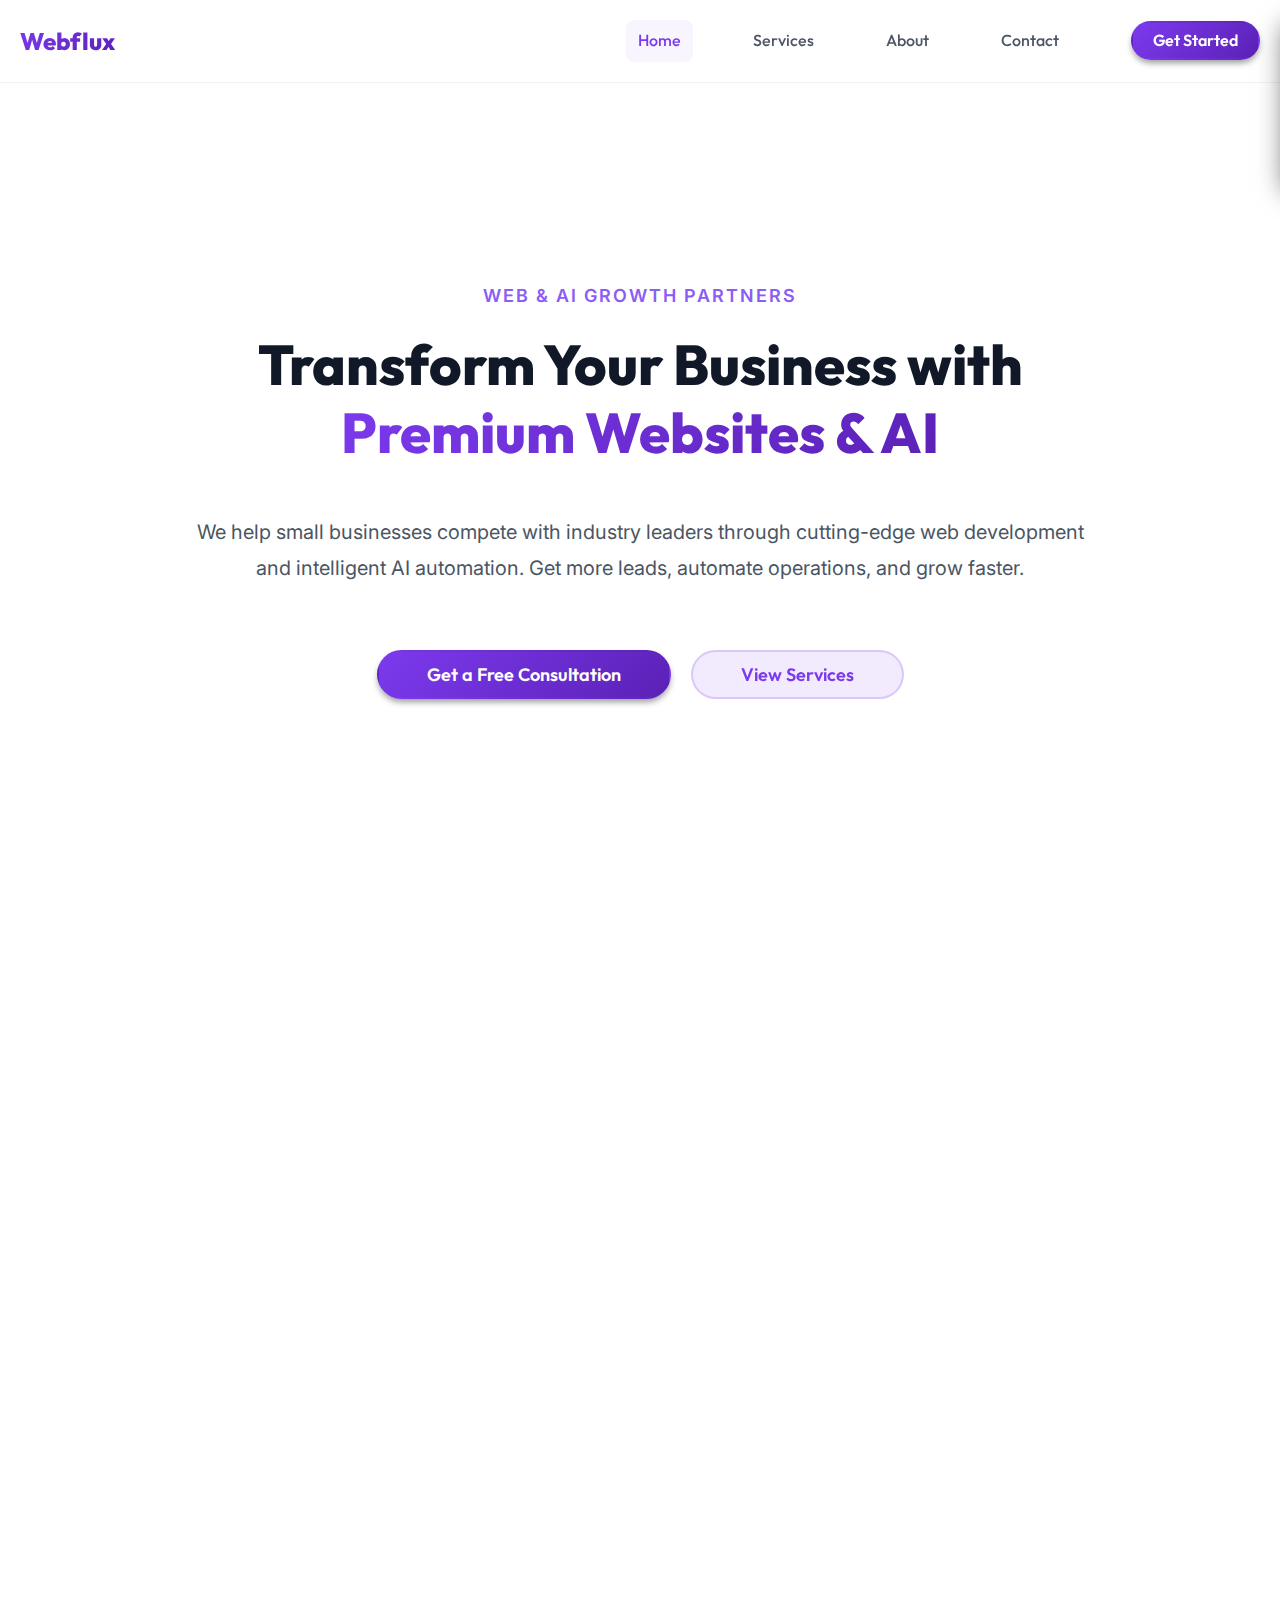
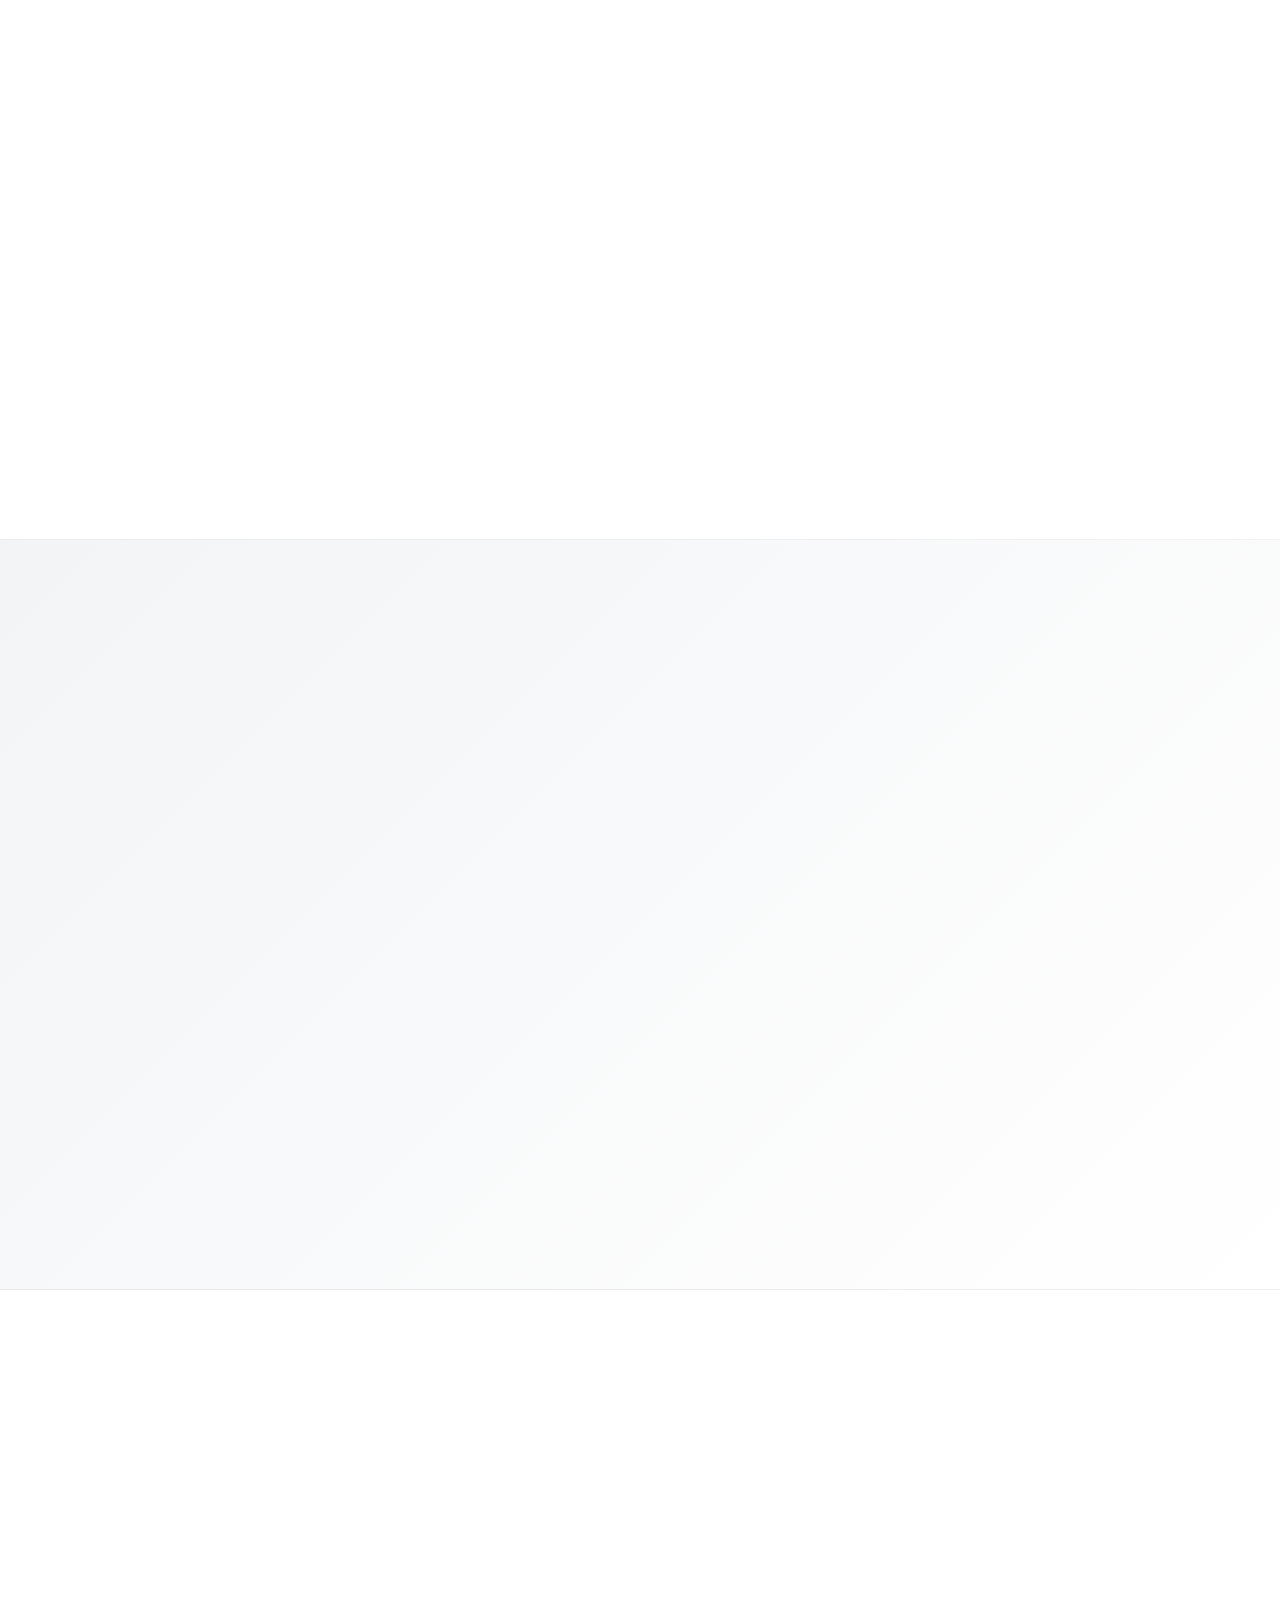
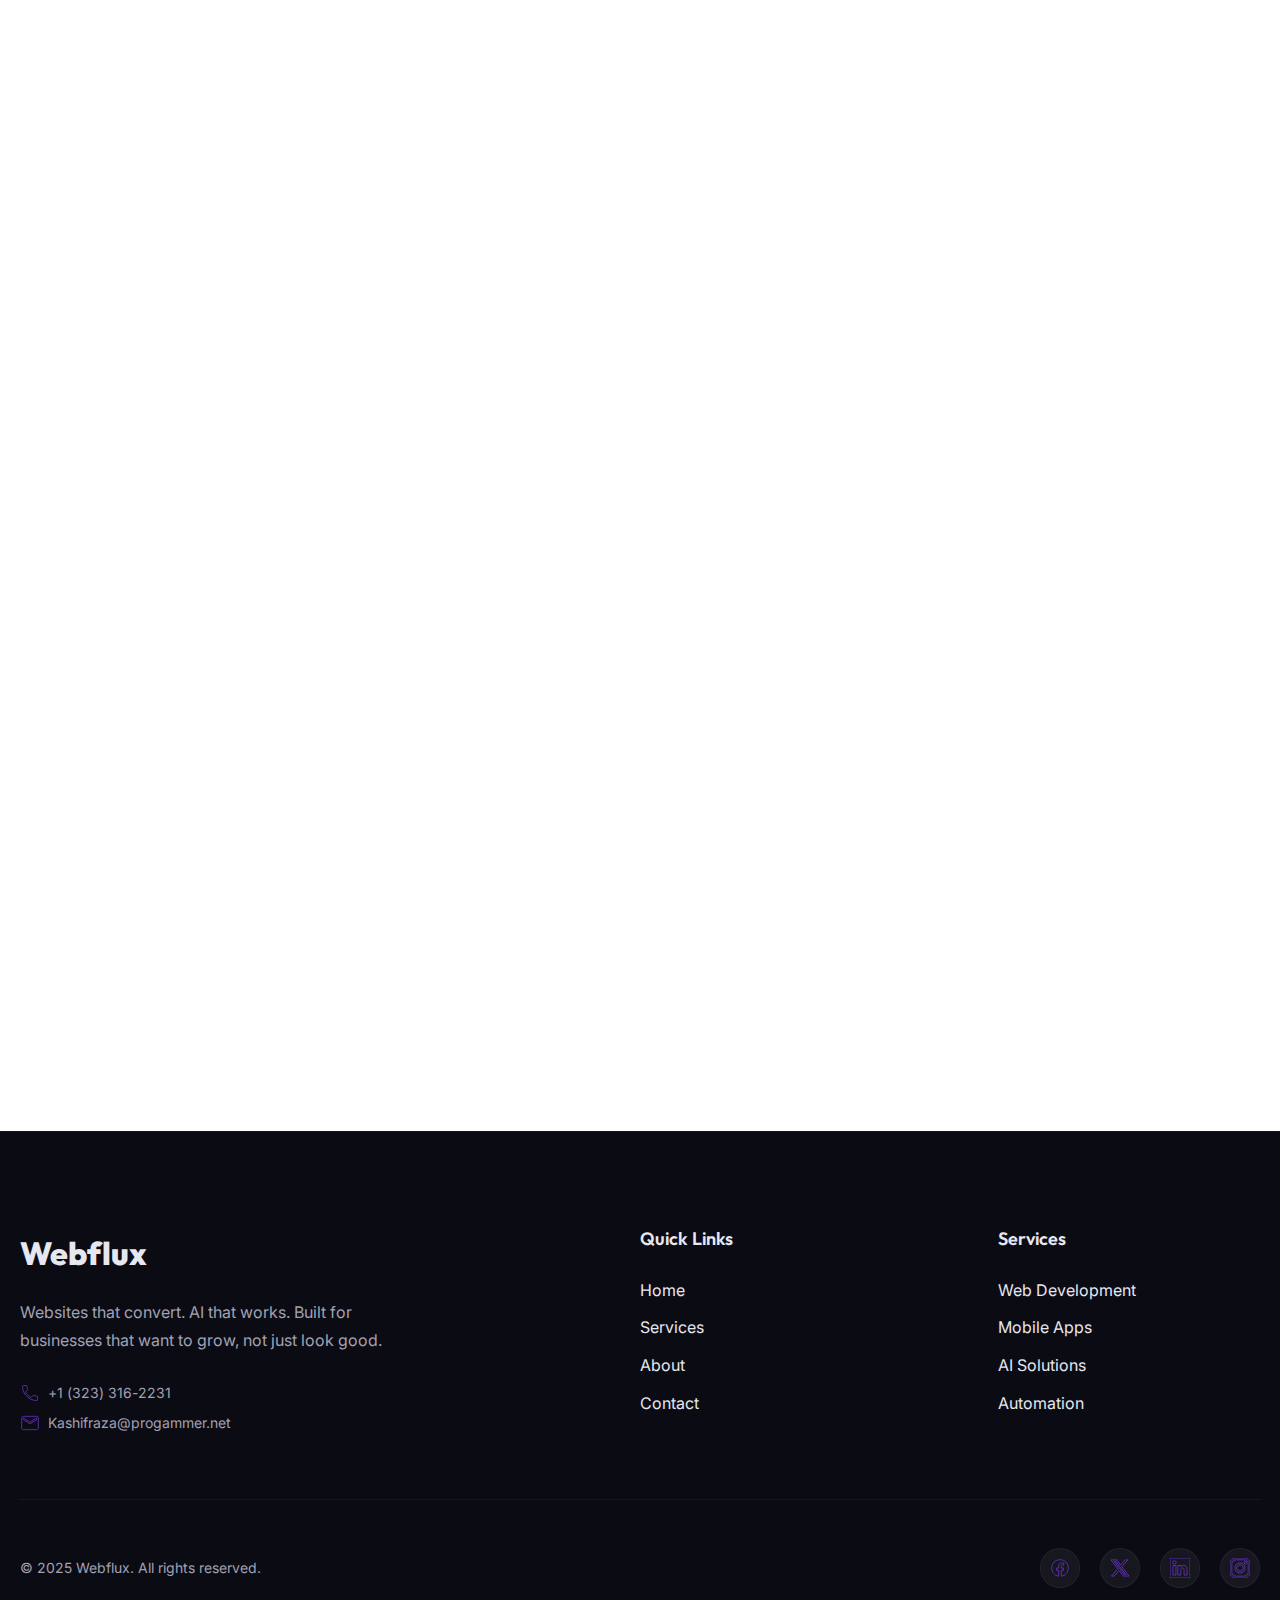
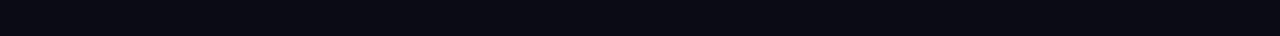
<file: index.html>
<!DOCTYPE html>
<html lang="en">

<head>
  <meta charset="UTF-8">
  <meta name="viewport" content="width=device-width, initial-scale=1.0">
  <meta name="description"
    content="Webflux - Premium Web & AI Services Agency specializing in websites, mobile apps, AI chatbots, and business automation for small businesses.">
  <meta name="keywords" content="web development, AI solutions, chatbots, business automation, websites, mobile apps">
  <title>Leading Software Development Company | Webflux</title>

  <!-- Google Fonts -->
  <link rel="preconnect" href="https://fonts.googleapis.com">
  <link rel="preconnect" href="https://fonts.gstatic.com" crossorigin>
  <link
    href="https://fonts.googleapis.com/css2?family=Inter:wght@400;500;600;700&family=Outfit:wght@600;700;800&display=swap"
    rel="stylesheet">

  <!-- Stylesheets -->
  <link rel="stylesheet" href="css/reset.css">
  <link rel="stylesheet" href="css/variables.css">
  <link rel="stylesheet" href="css/global.css">
  <link rel="stylesheet" href="css/navigation.css">
  <link rel="stylesheet" href="css/footer.css">
  <link rel="stylesheet" href="css/home.css">
</head>

<body>
  <svg xmlns="http://www.w3.org/2000/svg" style="display: none;">
    <symbol id="icon-home-services" viewBox="0 0 64 64">
      <defs>
        <linearGradient id="grad-home" x1="0%" y1="0%" x2="100%" y2="100%">
          <stop offset="0%" style="stop-color:#7c3aed;stop-opacity:1" />
          <stop offset="100%" style="stop-color:#5b21b6;stop-opacity:1" />
        </linearGradient>
      </defs>
      <path fill="url(#grad-home)"
        d="M32 8L8 26v28h16V40h16v14h16V26L32 8zm0 6.8L48 25v24h-8V36H24v13h-8V25l16-10.2z" />
      <path fill="url(#grad-home)" d="M38 18h8v8l-8-8z" />
    </symbol>
    <symbol id="icon-medical" viewBox="0 0 64 64">
      <defs>
        <linearGradient id="grad-medical" x1="0%" y1="0%" x2="100%" y2="100%">
          <stop offset="0%" style="stop-color:#7c3aed;stop-opacity:1" />
          <stop offset="100%" style="stop-color:#5b21b6;stop-opacity:1" />
        </linearGradient>
      </defs>
      <path fill="url(#grad-medical)"
        d="M32 8C18.7 8 8 18.7 8 32s10.7 24 24 24 24-10.7 24-24S45.3 8 32 8zm0 4c11.1 0 20 8.9 20 20s-8.9 20-20 20-20-8.9-20-20 8.9-20 20-20z" />
      <path fill="url(#grad-medical)" d="M28 20h8v24h-8z" />
      <path fill="url(#grad-medical)" d="M20 28h24v8H20z" />
    </symbol>
    <symbol id="icon-restaurant" viewBox="0 0 64 64">
      <defs>
        <linearGradient id="grad-restaurant" x1="0%" y1="0%" x2="100%" y2="100%">
          <stop offset="0%" style="stop-color:#7c3aed;stop-opacity:1" />
          <stop offset="100%" style="stop-color:#5b21b6;stop-opacity:1" />
        </linearGradient>
      </defs>
      <path fill="url(#grad-restaurant)"
        d="M14 8v20c0 2.2 1.8 4 4 4v20h4V32c2.2 0 4-1.8 4-4V8h-4v16h-2V8h-2v16h-2V8h-2z" />
      <path fill="url(#grad-restaurant)"
        d="M40 8c-4.4 0-8 3.6-8 8v8h4v28h8V24h4v-8c0-4.4-3.6-8-8-8zm4 12h-8v-4c0-2.2 1.8-4 4-4s4 1.8 4 4v4z" />
    </symbol>
    <symbol id="icon-local-business" viewBox="0 0 64 64">
      <defs>
        <linearGradient id="grad-local" x1="0%" y1="0%" x2="100%" y2="100%">
          <stop offset="0%" style="stop-color:#7c3aed;stop-opacity:1" />
          <stop offset="100%" style="stop-color:#5b21b6;stop-opacity:1" />
        </linearGradient>
      </defs>
      <path fill="url(#grad-local)"
        d="M48 14H16c-2.2 0-4 1.8-4 4v28c0 2.2 1.8 4 4 4h32c2.2 0 4-1.8 4-4V18c0-2.2-1.8-4-4-4zm0 32H16V18h32v28z" />
      <path fill="url(#grad-local)" d="M20 24h24v4H20zm0 8h24v4H20zm0 8h16v4H20z" />
    </symbol>
    <symbol id="icon-facebook" viewBox="0 0 24 24">
      <defs>
        <linearGradient id="grad-facebook" x1="0%" y1="0%" x2="100%" y2="100%">
          <stop offset="0%" style="stop-color:#7c3aed;stop-opacity:1" />
          <stop offset="100%" style="stop-color:#5b21b6;stop-opacity:1" />
        </linearGradient>
      </defs>
      <path fill="url(#grad-facebook)"
        d="M12 2C6.477 2 2 6.477 2 12c0 4.991 3.657 9.128 8.438 9.879V14.89h-2.54V12h2.54V9.797c0-2.506 1.492-3.89 3.777-3.89 1.094 0 2.238.195 2.238.195v2.46h-1.26c-1.243 0-1.63.771-1.63 1.562V12h2.773l-.443 2.89h-2.33v6.989C18.343 21.129 22 16.99 22 12c0-5.523-4.477-10-10-10z" />
    </symbol>
    <symbol id="icon-twitter" viewBox="0 0 24 24">
      <defs>
        <linearGradient id="grad-twitter" x1="0%" y1="0%" x2="100%" y2="100%">
          <stop offset="0%" style="stop-color:#7c3aed;stop-opacity:1" />
          <stop offset="100%" style="stop-color:#5b21b6;stop-opacity:1" />
        </linearGradient>
      </defs>
      <path fill="url(#grad-twitter)"
        d="M18.244 2.25h3.308l-7.227 8.26 8.502 11.24H16.17l-5.214-6.817L4.99 21.75H1.68l7.73-8.835L1.254 2.25H8.08l4.713 6.231zm-1.161 17.52h1.833L7.084 4.126H5.117z" />
    </symbol>
    <symbol id="icon-linkedin" viewBox="0 0 24 24">
      <defs>
        <linearGradient id="grad-linkedin" x1="0%" y1="0%" x2="100%" y2="100%">
          <stop offset="0%" style="stop-color:#7c3aed;stop-opacity:1" />
          <stop offset="100%" style="stop-color:#5b21b6;stop-opacity:1" />
        </linearGradient>
      </defs>
      <path fill="url(#grad-linkedin)"
        d="M20.447 20.452h-3.554v-5.569c0-1.328-.027-3.037-1.852-3.037-1.853 0-2.136 1.445-2.136 2.939v5.667H9.351V9h3.414v1.561h.046c.477-.9 1.637-1.85 3.37-1.85 3.601 0 4.267 2.37 4.267 5.455v6.286zM5.337 7.433c-1.144 0-2.063-.926-2.063-2.065 0-1.138.92-2.063 2.063-2.063 1.14 0 2.064.925 2.064 2.063 0 1.139-.925 2.065-2.064 2.065zm1.782 13.019H3.555V9h3.564v11.452zM22.225 0H1.771C.792 0 0 .774 0 1.729v20.542C0 23.227.792 24 1.771 24h20.451C23.2 24 24 23.227 24 22.271V1.729C24 .774 23.2 0 22.222 0h.003z" />
    </symbol>
    <symbol id="icon-instagram" viewBox="0 0 24 24">
      <defs>
        <linearGradient id="grad-instagram" x1="0%" y1="0%" x2="100%" y2="100%">
          <stop offset="0%" style="stop-color:#7c3aed;stop-opacity:1" />
          <stop offset="100%" style="stop-color:#5b21b6;stop-opacity:1" />
        </linearGradient>
      </defs>
      <path fill="url(#grad-instagram)"
        d="M12 2.163c3.204 0 3.584.012 4.85.07 3.252.148 4.771 1.691 4.919 4.919.058 1.265.069 1.645.069 4.849 0 3.205-.012 3.584-.069 4.849-.149 3.225-1.664 4.771-4.919 4.919-1.266.058-1.644.07-4.85.07-3.204 0-3.584-.012-4.849-.07-3.26-.149-4.771-1.699-4.919-4.92-.058-1.265-.07-1.644-.07-4.849 0-3.204.013-3.583.07-4.849.149-3.227 1.664-4.771 4.919-4.919 1.266-.057 1.645-.069 4.849-.069zM12 0C8.741 0 8.333.014 7.053.072 2.695.272.273 2.69.073 7.052.014 8.333 0 8.741 0 12c0 3.259.014 3.668.072 4.948.2 4.358 2.618 6.78 6.98 6.98C8.333 23.986 8.741 24 12 24c3.259 0 3.668-.014 4.948-.072 4.354-.2 6.782-2.618 6.979-6.98.059-1.28.073-1.689.073-4.948 0-3.259-.014-3.667-.072-4.947-.196-4.354-2.617-6.78-6.979-6.98C15.668.014 15.259 0 12 0zm0 5.838a6.162 6.162 0 100 12.324 6.162 6.162 0 000-12.324zM12 16a4 4 0 110-8 4 4 0 010 8zm6.406-11.845a1.44 1.44 0 100 2.881 1.44 1.44 0 000-2.881z" />
    </symbol>
    <symbol id="icon-phone" viewBox="0 0 24 24">
      <defs>
        <linearGradient id="grad-phone" x1="0%" y1="0%" x2="100%" y2="100%">
          <stop offset="0%" style="stop-color:#7c3aed;stop-opacity:1" />
          <stop offset="100%" style="stop-color:#5b21b6;stop-opacity:1" />
        </linearGradient>
      </defs>
      <path fill="url(#grad-phone)"
        d="M6.62 10.79c1.44 2.83 3.76 5.14 6.59 6.59l2.2-2.2c.27-.27.67-.36 1.02-.24 1.12.37 2.33.57 3.57.57.55 0 1 .45 1 1V20c0 .55-.45 1-1 1-9.39 0-17-7.61-17-17 0-.55.45-1 1-1h3.5c.55 0 1 .45 1 1 0 1.25.2 2.45.57 3.57.11.35.03.74-.25 1.02l-2.2 2.2z" />
    </symbol>
    <symbol id="icon-email" viewBox="0 0 24 24">
      <defs>
        <linearGradient id="grad-email" x1="0%" y1="0%" x2="100%" y2="100%">
          <stop offset="0%" style="stop-color:#7c3aed;stop-opacity:1" />
          <stop offset="100%" style="stop-color:#5b21b6;stop-opacity:1" />
        </linearGradient>
      </defs>
      <path fill="url(#grad-email)"
        d="M20 4H4c-1.1 0-1.99.9-1.99 2L2 18c0 1.1.9 2 2 2h16c1.1 0 2-.9 2-2V6c0-1.1-.9-2-2-2zm0 4l-8 5-8-5V6l8 5 8-5v2z" />
    </symbol>
    <symbol id="icon-creativity" viewBox="0 0 24 24">
      <defs>
        <linearGradient id="grad-creativity" x1="0%" y1="0%" x2="100%" y2="100%">
          <stop offset="0%" style="stop-color:#7c3aed;stop-opacity:1" />
          <stop offset="100%" style="stop-color:#5b21b6;stop-opacity:1" />
        </linearGradient>
      </defs>
      <path fill="url(#grad-creativity)"
        d="M17.66 11.2c-.23-.3-.51-.56-.77-.82-.67-.6-1.43-1.03-2.07-1.66C13.33 7.26 13 4.85 13.95 3c-.95.23-1.78.75-2.49 1.32-2.59 2.08-3.61 5.75-2.39 8.9.04.1.08.2.08.33 0 .22-.15.42-.35.5-.23.1-.47.04-.66-.12a.58.58 0 0 1-.14-.17c-1.13-1.43-1.31-3.48-.55-5.12C5.78 10 4.87 12.3 5 14.47c.06.5.12 1 .29 1.5.14.6.41 1.2.71 1.73 1.08 1.73 2.95 2.97 4.96 3.22 2.14.27 4.43-.12 6.07-1.6 1.83-1.66 2.47-4.32 1.53-6.6l-.13-.26c-.21-.46-.77-1.26-.77-1.26m-3.16 6.3c-.28.24-.74.5-1.1.6-1.12.4-2.24-.16-2.9-.82 1.48-.28 2.93-.8 3.6-2.2.25-.52.37-1.1.34-1.64-.02-.55-.17-1.13-.34-1.64-.16-.5-.43-1-.77-1.42.83.13 1.58.48 2.23.98.66.5 1.25 1.12 1.7 1.85.09.14.15.3.2.45.08.23.12.47.14.72.02.37-.02.75-.13 1.1-.18.6-.47 1.13-.85 1.58-.43.5-.93.89-1.51 1.14z" />
    </symbol>
    <symbol id="icon-performance" viewBox="0 0 24 24">
      <defs>
        <linearGradient id="grad-performance" x1="0%" y1="0%" x2="100%" y2="100%">
          <stop offset="0%" style="stop-color:#7c3aed;stop-opacity:1" />
          <stop offset="100%" style="stop-color:#5b21b6;stop-opacity:1" />
        </linearGradient>
      </defs>
      <path fill="url(#grad-performance)" d="M7 2v11h3v9l7-12h-4l4-8z" />
    </symbol>
    <symbol id="icon-growth" viewBox="0 0 24 24">
      <defs>
        <linearGradient id="grad-growth" x1="0%" y1="0%" x2="100%" y2="100%">
          <stop offset="0%" style="stop-color:#7c3aed;stop-opacity:1" />
          <stop offset="100%" style="stop-color:#5b21b6;stop-opacity:1" />
        </linearGradient>
      </defs>
      <path fill="url(#grad-growth)" d="M16 6l2.29 2.29-4.88 4.88-4-4L2 16.59 3.41 18l6-6 4 4 6.3-6.29L22 12V6z" />
    </symbol>
    <symbol id="icon-partnership" viewBox="0 0 24 24">
      <defs>
        <linearGradient id="grad-partnership" x1="0%" y1="0%" x2="100%" y2="100%">
          <stop offset="0%" style="stop-color:#7c3aed;stop-opacity:1" />
          <stop offset="100%" style="stop-color:#5b21b6;stop-opacity:1" />
        </linearGradient>
      </defs>
      <path fill="url(#grad-partnership)"
        d="M16 11c1.66 0 2.99-1.34 2.99-3S17.66 5 16 5c-1.66 0-3 1.34-3 3s1.34 3 3 3zm-8 0c1.66 0 2.99-1.34 2.99-3S9.66 5 8 5C6.34 5 5 6.34 5 8s1.34 3 3 3zm0 2c-2.33 0-7 1.17-7 3.5V19h14v-2.5c0-2.33-4.67-3.5-7-3.5zm8 0c-.29 0-.62.02-.97.05 1.16.84 1.97 1.97 1.97 3.45V19h6v-2.5c0-2.33-4.67-3.5-7-3.5z" />
    </symbol>
    <symbol id="icon-innovation" viewBox="0 0 24 24">
      <defs>
        <linearGradient id="grad-innovation" x1="0%" y1="0%" x2="100%" y2="100%">
          <stop offset="0%" style="stop-color:#7c3aed;stop-opacity:1" />
          <stop offset="100%" style="stop-color:#5b21b6;stop-opacity:1" />
        </linearGradient>
      </defs>
      <path fill="url(#grad-innovation)"
        d="M20 2H4c-1.1 0-1.99.9-1.99 2L2 22l4-4h14c1.1 0 2-.9 2-2V4c0-1.1-.9-2-2-2zM9 11H7V9h2v2zm4 0h-2V9h2v2zm4 0h-2V9h2v2z" />
    </symbol>
    <symbol id="icon-simplicity" viewBox="0 0 24 24">
      <defs>
        <linearGradient id="grad-simplicity" x1="0%" y1="0%" x2="100%" y2="100%">
          <stop offset="0%" style="stop-color:#7c3aed;stop-opacity:1" />
          <stop offset="100%" style="stop-color:#5b21b6;stop-opacity:1" />
        </linearGradient>
      </defs>
      <path fill="url(#grad-simplicity)"
        d="M9 21c0 .5.4 1 1 1h4c.6 0 1-.5 1-1v-1H9v1zm3-19C8.1 2 5 5.1 5 9c0 2.4 1.2 4.5 3 5.7V17c0 .5.4 1 1 1h6c.6 0 1-.5 1-1v-2.3c1.8-1.3 3-3.4 3-5.7 0-3.9-3.1-7-7-7z" />
    </symbol>
  </svg>
  <!-- Navigation -->
  <nav class="navbar">
    <div class="container">
      <a href="index.html" class="navbar-logo">Webflux</a>

      <!-- Desktop Menu -->
      <div class="navbar-menu">
        <a href="index.html" class="navbar-link active">Home</a>
        <a href="services.html" class="navbar-link">Services</a>
        <a href="about.html" class="navbar-link">About</a>
        <a href="contact.html" class="navbar-link">Contact</a>
        <a href="contact.html" class="btn btn-primary navbar-cta">Get Started</a>
      </div>

      <!-- Mobile Menu Toggle -->
      <button class="navbar-toggle" aria-label="Toggle menu">
        <span></span>
        <span></span>
        <span></span>
      </button>
    </div>

    <!-- Mobile Menu -->
    <div class="navbar-mobile">
      <div class="navbar-mobile-links">
        <a href="index.html" class="navbar-mobile-link active">Home</a>
        <a href="services.html" class="navbar-mobile-link">Services</a>
        <a href="about.html" class="navbar-mobile-link">About</a>
        <a href="contact.html" class="navbar-mobile-link">Contact</a>
      </div>
      <a href="contact.html" class="btn btn-primary navbar-mobile-cta">Get Started</a>
    </div>

    <!-- Mobile Menu Overlay -->
    <div class="navbar-overlay"></div>
  </nav>

  <!-- Hero Section -->
  <section class="hero">
    <div class="container">
      <div class="hero-content">
        <p class="hero-subtitle">Web & AI Growth Partners</p>
        <h1 class="hero-title">Transform Your Business with <span class="text-gradient">Premium Websites & AI</span>
        </h1>
        <p class="hero-description">
          We help small businesses compete with industry leaders through cutting-edge web development and intelligent AI
          automation. Get more leads, automate operations, and grow faster.
        </p>
        <div class="hero-cta">
          <a href="contact.html" class="btn btn-primary btn-lg">Get a Free Consultation</a>
          <a href="services.html" class="btn btn-secondary btn-lg">View Services</a>
        </div>
      </div>
    </div>
  </section>

  <!-- Services Preview Section -->
  <section class="section services-preview">
    <div class="container">
      <div class="section-header reveal">
        <p class="section-subtitle">What We Offer</p>
        <h2 class="section-title">Comprehensive Web & AI Solutions</h2>
        <p class="section-description">
          From stunning websites to intelligent automation, we deliver everything your business needs to thrive in the
          digital age.
        </p>
      </div>

      <div class="grid grid-3">
        <div class="card service-card reveal">
          <div class="service-icon"><img src="images/web-development.png" alt="Web Development" /></div>
          <h3 class="service-title">Full Stack Websites</h3>
          <p class="service-description">
            Lightning-fast, SEO-optimized websites that convert visitors into customers. Built with modern technology
            for maximum performance.
          </p>
        </div>

        <div class="card service-card reveal">
          <div class="service-icon"><img src="images/mobile-apps.png" alt="Mobile Apps" /></div>
          <h3 class="service-title">Web & Mobile Apps</h3>
          <p class="service-description">
            Custom applications that streamline your operations and engage your customers across all devices.
          </p>
        </div>

        <div class="card service-card reveal">
          <div class="service-icon"><img src="images/ai-receptionist.png" alt="AI Receptionist" /></div>
          <h3 class="service-title">AI Receptionists</h3>
          <p class="service-description">
            Never miss a call again. Our AI receptionists handle customer inquiries 24/7, book appointments, and qualify
            leads.
          </p>
        </div>

        <div class="card service-card reveal">
          <div class="service-icon"><img src="images/ai-chatbot.png" alt="AI Chatbot" /></div>
          <h3 class="service-title">AI Chatbots</h3>
          <p class="service-description">
            Instant customer support on your website and messaging platforms. Answer questions, capture leads, and
            increase sales.
          </p>
        </div>

        <div class="card service-card reveal">
          <div class="service-icon"><img src="images/automation.png" alt="Business Automation" /></div>
          <h3 class="service-title">Business Automation</h3>
          <p class="service-description">
            Automate repetitive tasks, streamline workflows, and free up your team to focus on growth.
          </p>
        </div>

        <div class="card service-card reveal">
          <div class="service-icon"><img src="images/custom-ai.png" alt="Custom AI Solutions" /></div>
          <h3 class="service-title">Custom AI Solutions</h3>
          <p class="service-description">
            Tailored AI solutions designed specifically for your business challenges. Let's discuss your unique needs.
          </p>
        </div>
      </div>
    </div>
  </section>

  <!-- Why Choose Us Section -->
  <section class="section why-choose">
    <div class="container">
      <div class="section-header reveal">
        <p class="section-subtitle">Why Choose Webflux</p>
        <h2 class="section-title">Results-Driven Excellence</h2>
        <p class="section-description">
          We don't just build technology—we build growth engines for your business.
        </p>
      </div>

      <div class="grid grid-3">
        <div class="feature-card reveal">
          <div class="feature-number">01</div>
          <h3 class="feature-title">Results-Driven Approach</h3>
          <p class="feature-description">
            Every solution is designed with one goal in mind: measurable business growth. We focus on ROI, conversion
            rates, and real business outcomes.
          </p>
        </div>

        <div class="feature-card reveal">
          <div class="feature-number">02</div>
          <h3 class="feature-title">Modern Technology Stack</h3>
          <p class="feature-description">
            We use cutting-edge technologies and AI to give your business a competitive advantage. Stay ahead of the
            curve with our innovative solutions.
          </p>
        </div>

        <div class="feature-card reveal">
          <div class="feature-number">03</div>
          <h3 class="feature-title">Small Business Focus</h3>
          <p class="feature-description">
            We understand the unique challenges of small businesses. Our solutions are affordable, scalable, and
            designed to deliver maximum impact.
          </p>
        </div>
      </div>
    </div>
  </section>

  <!-- Industries Served Section -->
  <section class="section industries">
    <div class="container">
      <div class="section-header reveal">
        <p class="section-subtitle">Industries We Serve</p>
        <h2 class="section-title">Specialized Solutions for Your Industry</h2>
      </div>

      <div class="grid grid-4">
        <div class="card industry-card reveal">
          <div class="industry-icon"><img src="images/Home Services.png" alt="Home Services"></div>
          <h4 class="industry-title">Home Services</h4>
          <p class="industry-description">Plumbing, roofing, HVAC, contractors, and more</p>
        </div>

        <div class="card industry-card reveal">
          <div class="industry-icon"><img src="images/Medical Businesses.jpeg" alt="Medical Businesses"></div>
          <h4 class="industry-title">Medical Businesses</h4>
          <p class="industry-description">Clinics, dentists, specialists, wellness centers</p>
        </div>

        <div class="card industry-card reveal">
          <div class="industry-icon"><img src="images/Restaurants.png" alt="Restaurants"></div>
          <h4 class="industry-title">Restaurants</h4>
          <p class="industry-description">Dining, cafes, catering, food services</p>
        </div>

        <div class="card industry-card reveal">
          <div class="industry-icon"><img src="images/Local Services.jpeg" alt="Local Services"></div>
          <h4 class="industry-title">Local Services</h4>
          <p class="industry-description">Professional services, retail, and more</p>
        </div>
      </div>
    </div>
  </section>

  <!-- CTA Section -->
  <section class="section">
    <div class="container">
      <div class="cta-box reveal">
        <div class="cta-shape cta-shape-1"></div>
        <div class="cta-shape cta-shape-2"></div>
        <div class="cta-content">
          <h2 class="cta-title">Ready to Transform Your Business?</h2>
          <p class="cta-description">
            Book a free Google Meet consultation and discover how we can help you grow.
          </p>
          <a href="contact.html" class="btn btn-primary">Schedule Free Consultation</a>
        </div>
      </div>
    </div>
  </section>

  <!-- Footer -->
  <footer class="footer">
    <div class="container">
      <div class="footer-content">
        <div class="footer-brand">
          <div class="footer-logo">Webflux</div>
          <p class="footer-tagline">
            Websites that convert. AI that works. Built for businesses that want to grow, not just look good.
          </p>
          <div class="footer-contact">
            <a href="tel:+13233162231" class="footer-contact-item">
              <span class="footer-contact-icon"><svg width="20" height="20">
                  <use href="#icon-phone"></use>
                </svg></span>
              <span>+1 (323) 316-2231</span>
            </a>
            <a href="mailto:Kashifraza@progammer.net" class="footer-contact-item">
              <span class="footer-contact-icon"><svg width="20" height="20">
                  <use href="#icon-email"></use>
                </svg></span>
              <span>Kashifraza@progammer.net</span>
            </a>
          </div>
        </div>

        <div class="footer-section">
          <h4 class="footer-title">Quick Links</h4>
          <nav class="footer-links">
            <a href="index.html" class="footer-link">Home</a>
            <a href="services.html" class="footer-link">Services</a>
            <a href="about.html" class="footer-link">About</a>
            <a href="contact.html" class="footer-link">Contact</a>
          </nav>
        </div>

        <div class="footer-section">
          <h4 class="footer-title">Services</h4>
          <nav class="footer-links">
            <a href="services.html" class="footer-link">Web Development</a>
            <a href="services.html" class="footer-link">Mobile Apps</a>
            <a href="services.html" class="footer-link">AI Solutions</a>
            <a href="services.html" class="footer-link">Automation</a>
          </nav>
        </div>
      </div>

      <div class="footer-bottom">
        <p class="footer-copyright">
          © 2025 Webflux. All rights reserved.
        </p>
        <div class="footer-social">
          <a href="#" class="footer-social-link" aria-label="Facebook"><svg width="20" height="20">
              <use href="#icon-facebook"></use>
            </svg></a>
          <a href="#" class="footer-social-link" aria-label="Twitter"><svg width="20" height="20">
              <use href="#icon-twitter"></use>
            </svg></a>
          <a href="#" class="footer-social-link" aria-label="LinkedIn"><svg width="20" height="20">
              <use href="#icon-linkedin"></use>
            </svg></a>
          <a href="#" class="footer-social-link" aria-label="Instagram"><svg width="20" height="20">
              <use href="#icon-instagram"></use>
            </svg></a>
        </div>
      </div>
    </div>
  </footer>

  <!-- Scripts -->
  <script src="js/navigation.js"></script>
  <script src="js/smooth-scroll.js"></script>
  <script src="js/animations.js"></script>
</body>

</html>
</file>
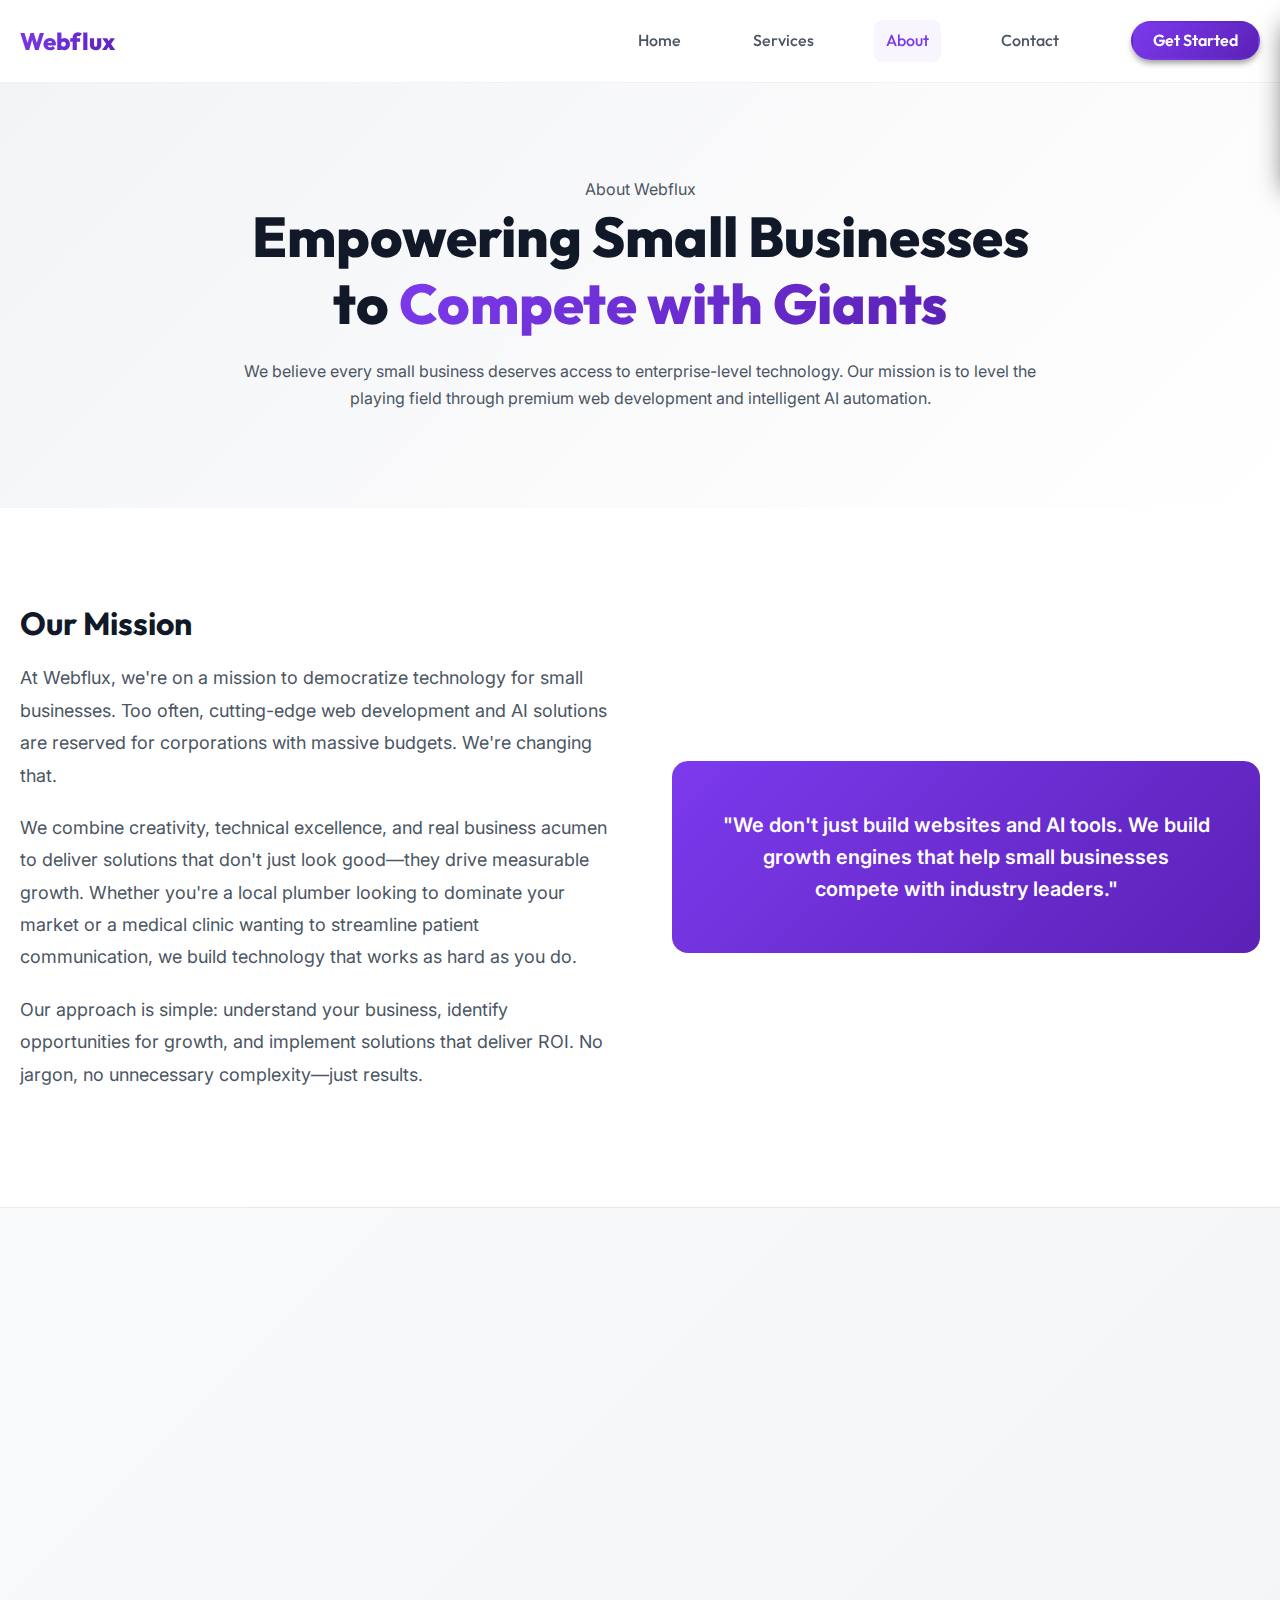
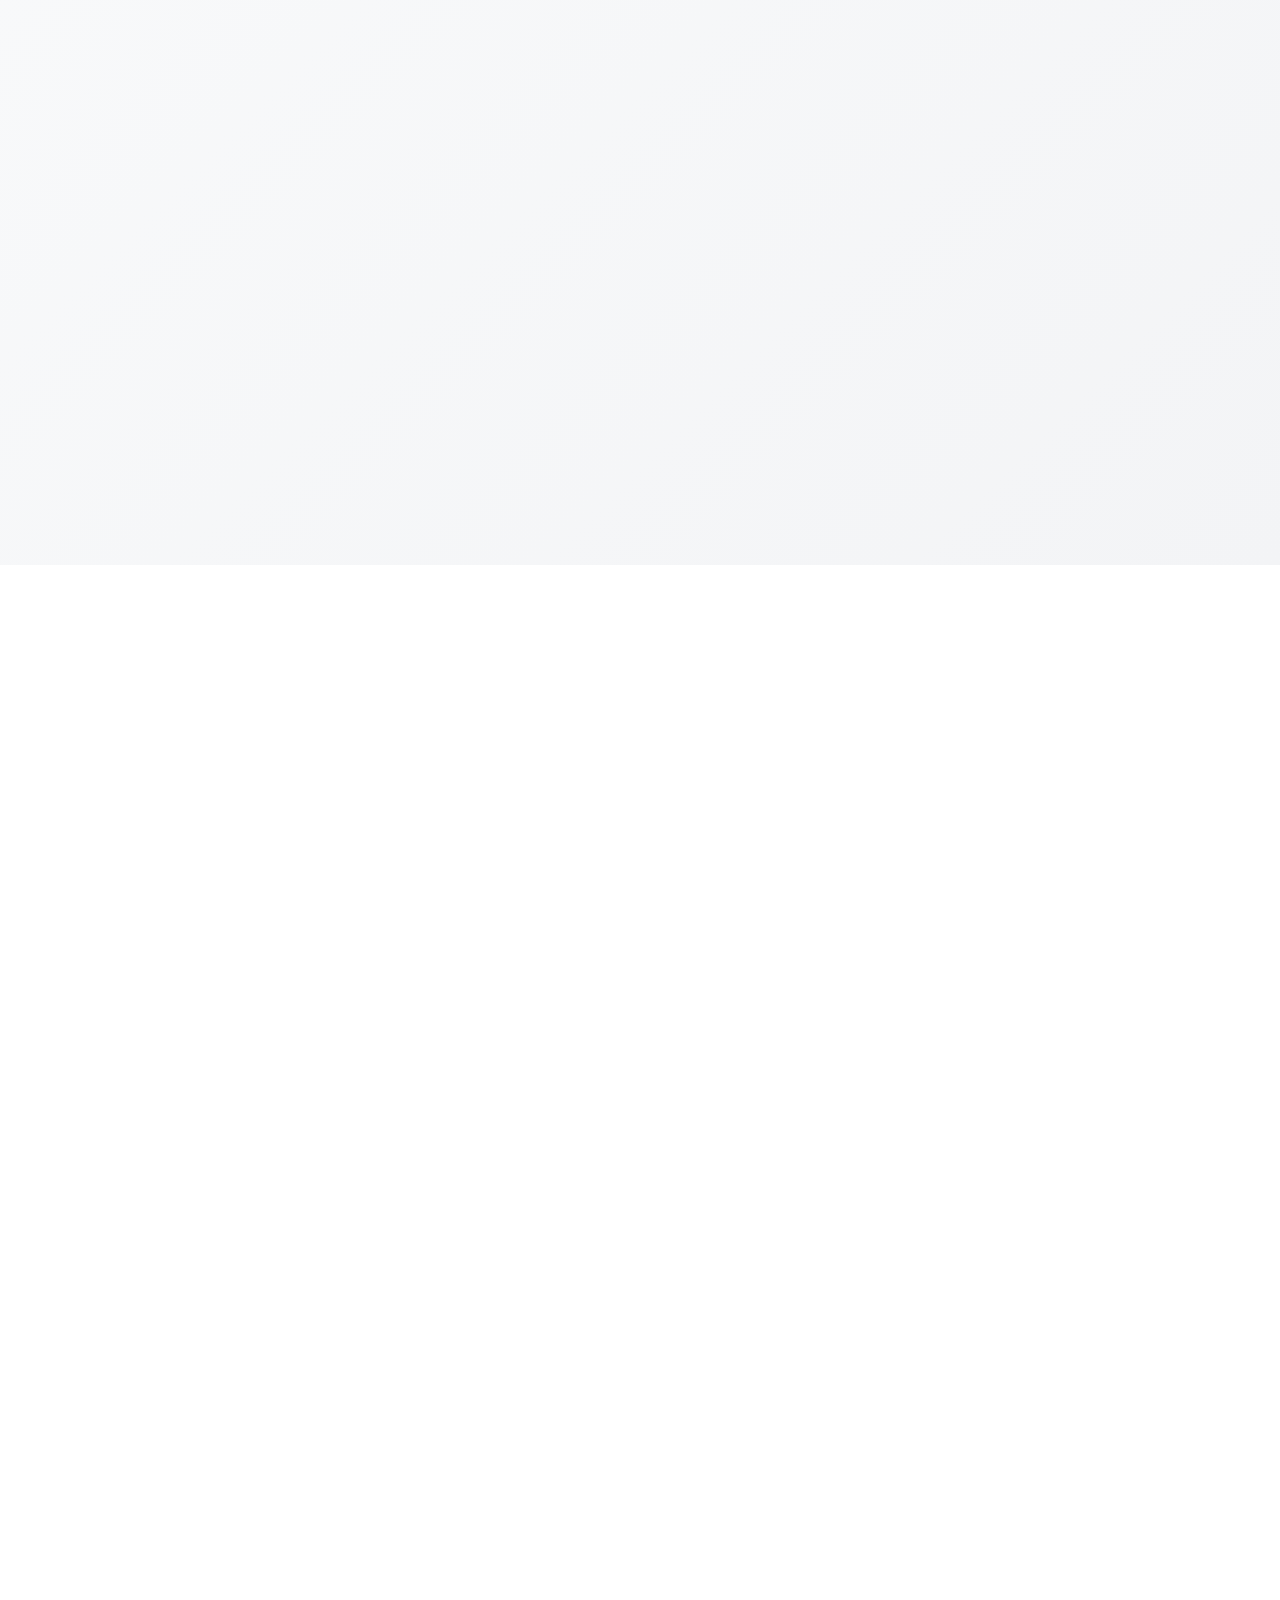
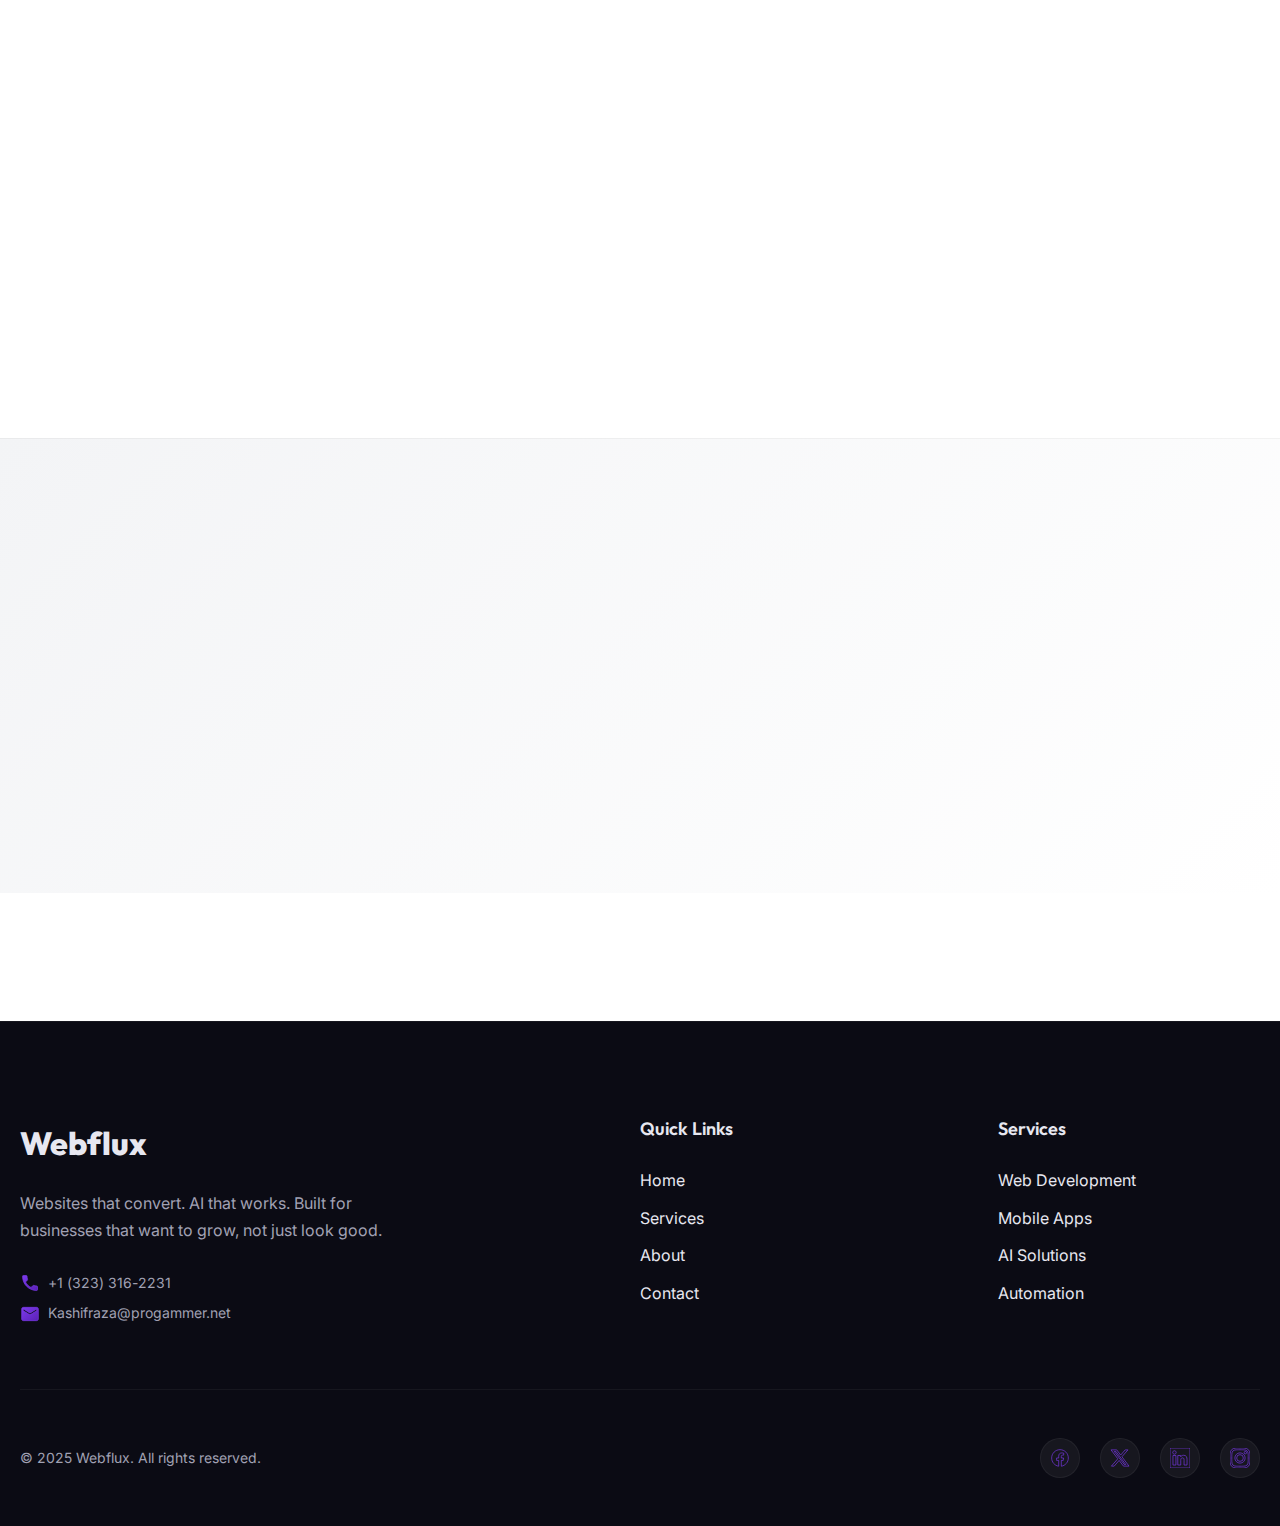
<file: about.html>
<!DOCTYPE html>
<html lang="en">

<head>
    <meta charset="UTF-8">
    <meta name="viewport" content="width=device-width, initial-scale=1.0">
    <meta name="description"
        content="Learn about Webflux's mission to empower small businesses with premium web development and AI solutions. Discover our values, approach, and commitment to your success.">
    <meta name="keywords" content="web development agency, AI solutions, about us, mission, values">
    <title>About Us | Webflux - Leading Software Development Company</title>

    <!-- Google Fonts -->
    <link rel="preconnect" href="https://fonts.googleapis.com">
    <link rel="preconnect" href="https://fonts.gstatic.com" crossorigin>
    <link
        href="https://fonts.googleapis.com/css2?family=Inter:wght@400;500;600;700&family=Outfit:wght@600;700;800&display=swap"
        rel="stylesheet">

    <!-- Stylesheets -->
    <link rel="stylesheet" href="css/reset.css">
    <link rel="stylesheet" href="css/variables.css">
    <link rel="stylesheet" href="css/global.css">
    <link rel="stylesheet" href="css/navigation.css">
    <link rel="stylesheet" href="css/footer.css">
    <link rel="stylesheet" href="css/about.css">
</head>

<body>
    <svg xmlns="http://www.w3.org/2000/svg" style="display: none;">
        <symbol id="icon-facebook" viewBox="0 0 24 24">
            <defs>
                <linearGradient id="grad-facebook" x1="0%" y1="0%" x2="100%" y2="100%">
                    <stop offset="0%" style="stop-color:#7c3aed;stop-opacity:1" />
                    <stop offset="100%" style="stop-color:#5b21b6;stop-opacity:1" />
                </linearGradient>
            </defs>
            <path fill="url(#grad-facebook)"
                d="M12 2C6.477 2 2 6.477 2 12c0 4.991 3.657 9.128 8.438 9.879V14.89h-2.54V12h2.54V9.797c0-2.506 1.492-3.89 3.777-3.89 1.094 0 2.238.195 2.238.195v2.46h-1.26c-1.243 0-1.63.771-1.63 1.562V12h2.773l-.443 2.89h-2.33v6.989C18.343 21.129 22 16.99 22 12c0-5.523-4.477-10-10-10z" />
        </symbol>
        <symbol id="icon-twitter" viewBox="0 0 24 24">
            <defs>
                <linearGradient id="grad-twitter" x1="0%" y1="0%" x2="100%" y2="100%">
                    <stop offset="0%" style="stop-color:#7c3aed;stop-opacity:1" />
                    <stop offset="100%" style="stop-color:#5b21b6;stop-opacity:1" />
                </linearGradient>
            </defs>
            <path fill="url(#grad-twitter)"
                d="M18.244 2.25h3.308l-7.227 8.26 8.502 11.24H16.17l-5.214-6.817L4.99 21.75H1.68l7.73-8.835L1.254 2.25H8.08l4.713 6.231zm-1.161 17.52h1.833L7.084 4.126H5.117z" />
        </symbol>
        <symbol id="icon-linkedin" viewBox="0 0 24 24">
            <defs>
                <linearGradient id="grad-linkedin" x1="0%" y1="0%" x2="100%" y2="100%">
                    <stop offset="0%" style="stop-color:#7c3aed;stop-opacity:1" />
                    <stop offset="100%" style="stop-color:#5b21b6;stop-opacity:1" />
                </linearGradient>
            </defs>
            <path fill="url(#grad-linkedin)"
                d="M20.447 20.452h-3.554v-5.569c0-1.328-.027-3.037-1.852-3.037-1.853 0-2.136 1.445-2.136 2.939v5.667H9.351V9h3.414v1.561h.046c.477-.9 1.637-1.85 3.37-1.85 3.601 0 4.267 2.37 4.267 5.455v6.286zM5.337 7.433c-1.144 0-2.063-.926-2.063-2.065 0-1.138.92-2.063 2.063-2.063 1.14 0 2.064.925 2.064 2.063 0 1.139-.925 2.065-2.064 2.065zm1.782 13.019H3.555V9h3.564v11.452zM22.225 0H1.771C.792 0 0 .774 0 1.729v20.542C0 23.227.792 24 1.771 24h20.451C23.2 24 24 23.227 24 22.271V1.729C24 .774 23.2 0 22.222 0h.003z" />
        </symbol>
        <symbol id="icon-instagram" viewBox="0 0 24 24">
            <defs>
                <linearGradient id="grad-instagram" x1="0%" y1="0%" x2="100%" y2="100%">
                    <stop offset="0%" style="stop-color:#7c3aed;stop-opacity:1" />
                    <stop offset="100%" style="stop-color:#5b21b6;stop-opacity:1" />
                </linearGradient>
            </defs>
            <path fill="url(#grad-instagram)"
                d="M12 2.163c3.204 0 3.584.012 4.85.07 3.252.148 4.771 1.691 4.919 4.919.058 1.265.069 1.645.069 4.849 0 3.205-.012 3.584-.069 4.849-.149 3.225-1.664 4.771-4.919 4.919-1.266.058-1.644.07-4.85.07-3.204 0-3.584-.012-4.849-.07-3.26-.149-4.771-1.699-4.919-4.92-.058-1.265-.07-1.644-.07-4.849 0-3.204.013-3.583.07-4.849.149-3.227 1.664-4.771 4.919-4.919 1.266-.057 1.645-.069 4.849-.069zM12 0C8.741 0 8.333.014 7.053.072 2.695.272.273 2.69.073 7.052.014 8.333 0 8.741 0 12c0 3.259.014 3.668.072 4.948.2 4.358 2.618 6.78 6.98 6.98C8.333 23.986 8.741 24 12 24c3.259 0 3.668-.014 4.948-.072 4.354-.2 6.782-2.618 6.979-6.98.059-1.28.073-1.689.073-4.948 0-3.259-.014-3.667-.072-4.947-.196-4.354-2.617-6.78-6.979-6.98C15.668.014 15.259 0 12 0zm0 5.838a6.162 6.162 0 100 12.324 6.162 6.162 0 000-12.324zM12 16a4 4 0 110-8 4 4 0 010 8zm6.406-11.845a1.44 1.44 0 100 2.881 1.44 1.44 0 000-2.881z" />
        </symbol>
    </svg>
    <!-- Navigation -->
    <nav class="navbar">
        <div class="container">
            <a href="index.html" class="navbar-logo">Webflux</a>

            <!-- Desktop Menu -->
            <div class="navbar-menu">
                <a href="index.html" class="navbar-link">Home</a>
                <a href="services.html" class="navbar-link">Services</a>
                <a href="about.html" class="navbar-link active">About</a>
                <a href="contact.html" class="navbar-link">Contact</a>
                <a href="contact.html" class="btn btn-primary navbar-cta">Get Started</a>
            </div>

            <!-- Mobile Menu Toggle -->
            <button class="navbar-toggle" aria-label="Toggle menu">
                <span></span>
                <span></span>
                <span></span>
            </button>
        </div>

        <!-- Mobile Menu -->
        <div class="navbar-mobile">
            <div class="navbar-mobile-links">
                <a href="index.html" class="navbar-mobile-link">Home</a>
                <a href="services.html" class="navbar-mobile-link">Services</a>
                <a href="about.html" class="navbar-mobile-link active">About</a>
                <a href="contact.html" class="navbar-mobile-link">Contact</a>
            </div>
            <a href="contact.html" class="btn btn-primary navbar-mobile-cta">Get Started</a>
        </div>

        <!-- Mobile Menu Overlay -->
        <div class="navbar-overlay"></div>
    </nav>

    <!-- Hero Section -->
    <section class="about-hero">
        <div class="container">
            <div class="about-hero-content">
                <p class="section-subtitle">About Webflux</p>
                <h1>Empowering Small Businesses to <span class="text-gradient">Compete with Giants</span></h1>
                <p class="section-description mt-4">
                    We believe every small business deserves access to enterprise-level technology. Our mission is to
                    level the playing field through premium web development and intelligent AI automation.
                </p>
            </div>
        </div>
    </section>

    <!-- Mission Section -->
    <section class="mission-section">
        <div class="container">
            <div class="mission-content">
                <div class="mission-text reveal">
                    <h3>Our Mission</h3>
                    <p>
                        At Webflux, we're on a mission to democratize technology for small businesses. Too often,
                        cutting-edge web development and AI solutions are reserved for corporations with massive
                        budgets. We're changing that.
                    </p>
                    <p>
                        We combine creativity, technical excellence, and real business acumen to deliver solutions that
                        don't just look good—they drive measurable growth. Whether you're a local plumber looking to
                        dominate your market or a medical clinic wanting to streamline patient communication, we build
                        technology that works as hard as you do.
                    </p>
                    <p>
                        Our approach is simple: understand your business, identify opportunities for growth, and
                        implement solutions that deliver ROI. No jargon, no unnecessary complexity—just results.
                    </p>
                </div>
                <div class="mission-highlight reveal">
                    "We don't just build websites and AI tools. We build growth engines that help small businesses
                    compete with industry leaders."
                </div>
            </div>
        </div>
    </section>

    <!-- Values Section -->
    <section class="values-section">
        <div class="container">
            <div class="section-header reveal">
                <p class="section-subtitle">Our Values</p>
                <h2 class="section-title">What Drives Us</h2>
            </div>

            <div class="values-grid">
                <div class="value-card reveal">
                    <h3 class="value-title">Creativity</h3>
                    <p class="value-description">
                        We believe in pushing boundaries. Every project is an opportunity to create something unique and
                        memorable that stands out in your market.
                    </p>
                </div>

                <div class="value-card reveal">
                    <h3 class="value-title">Performance</h3>
                    <p class="value-description">
                        Speed and reliability aren't optional—they're essential. We build solutions that are fast,
                        secure, and dependable because your business depends on them.
                    </p>
                </div>

                <div class="value-card reveal">
                    <h3 class="value-title">Real Business Outcomes</h3>
                    <p class="value-description">
                        We measure success by your success. More leads, higher conversion rates, automated workflows—we
                        focus on metrics that matter to your bottom line.
                    </p>
                </div>

                <div class="value-card reveal">
                    <h3 class="value-title">Partnership</h3>
                    <p class="value-description">
                        We're not just vendors—we're partners in your growth. Your victories are our victories, and
                        we're invested in your long-term success.
                    </p>
                </div>

                <div class="value-card reveal">
                    <h3 class="value-title">Innovation</h3>
                    <p class="value-description">
                        Technology evolves rapidly, and so do we. We stay on the cutting edge of web development and AI
                        to give you a competitive advantage.
                    </p>
                </div>

                <div class="value-card reveal">
                    <h3 class="value-title">Simplicity</h3>
                    <p class="value-description">
                        Powerful doesn't mean complicated. We create solutions that are intuitive to use and easy to
                        understand, so you can focus on running your business.
                    </p>
                </div>
            </div>
        </div>
    </section>

    <!-- Approach Section -->
    <section class="approach-section">
        <div class="container">
            <div class="approach-content">
                <div class="section-header reveal">
                    <p class="section-subtitle">Our Approach</p>
                    <h2 class="section-title">How We Work With You</h2>
                    <p class="section-description">
                        Every business is unique, and our process is designed to deliver solutions tailored to your
                        specific needs and goals.
                    </p>
                </div>

                <div class="approach-steps">
                    <div class="approach-step reveal">
                        <div class="approach-step-number">1</div>
                        <div class="approach-step-content">
                            <h4>Discovery & Strategy</h4>
                            <p>
                                We start by understanding your business, your customers, and your goals. What challenges
                                are you facing? What opportunities exist? We dig deep to ensure we're solving the right
                                problems.
                            </p>
                        </div>
                    </div>

                    <div class="approach-step reveal">
                        <div class="approach-step-number">2</div>
                        <div class="approach-step-content">
                            <h4>Custom Solution Design</h4>
                            <p>
                                Based on our discovery, we design a solution tailored to your needs. Whether it's a
                                website, an AI chatbot, or a complete automation system, we create a roadmap for
                                success.
                            </p>
                        </div>
                    </div>

                    <div class="approach-step reveal">
                        <div class="approach-step-number">3</div>
                        <div class="approach-step-content">
                            <h4>Development & Innovation</h4>
                            <p>
                                Our team brings your solution to life using modern technology and best practices. We
                                keep you informed throughout the process and incorporate your feedback every step of the
                                way.
                            </p>
                        </div>
                    </div>

                    <div class="approach-step reveal">
                        <div class="approach-step-number">4</div>
                        <div class="approach-step-content">
                            <h4>Testing & Optimization</h4>
                            <p>
                                Before launch, we rigorously test everything to ensure it works flawlessly. We optimize
                                for speed, user experience, and conversion to maximize your ROI.
                            </p>
                        </div>
                    </div>

                    <div class="approach-step reveal">
                        <div class="approach-step-number">5</div>
                        <div class="approach-step-content">
                            <h4>Launch & Ongoing Support</h4>
                            <p>
                                We don't disappear after launch. We provide training, support, and ongoing optimization
                                to ensure your solution continues to deliver results as your business grows.
                            </p>
                        </div>
                    </div>
                </div>
            </div>
        </div>
    </section>

    <!-- Team Section -->
    <section class="team-section">
        <div class="container">
            <div class="team-content reveal">
                <h2>Ready to Work Together?</h2>
                <p>
                    We're a team of developers, designers, and AI specialists who are passionate about helping small
                    businesses succeed. Let's discuss how we can help your business grow.
                </p>
                <a href="contact.html" class="btn btn-primary btn-lg">Schedule Free Consultation</a>
            </div>
        </div>
    </section>

    <!-- Footer -->
    <footer class="footer">
        <div class="container">
            <div class="footer-content">
                <div class="footer-brand">
                    <div class="footer-logo">Webflux</div>
                    <p class="footer-tagline">
                        Websites that convert. AI that works. Built for businesses that want to grow, not just look
                        good.
                    </p>
                    <div class="footer-contact">
                        <a href="tel:+13233162231" class="footer-contact-item">
                            <span class="footer-contact-icon"><svg width="20" height="20">
                                    <use href="images/icons.svg#icon-phone"></use>
                                </svg></span>
                            <span>+1 (323) 316-2231</span>
                        </a>
                        <a href="mailto:Kashifraza@progammer.net" class="footer-contact-item">
                            <span class="footer-contact-icon"><svg width="20" height="20">
                                    <use href="images/icons.svg#icon-email"></use>
                                </svg></span>
                            <span>Kashifraza@progammer.net</span>
                        </a>
                    </div>
                </div>

                <div class="footer-section">
                    <h4 class="footer-title">Quick Links</h4>
                    <nav class="footer-links">
                        <a href="index.html" class="footer-link">Home</a>
                        <a href="services.html" class="footer-link">Services</a>
                        <a href="about.html" class="footer-link">About</a>
                        <a href="contact.html" class="footer-link">Contact</a>
                    </nav>
                </div>

                <div class="footer-section">
                    <h4 class="footer-title">Services</h4>
                    <nav class="footer-links">
                        <a href="services.html" class="footer-link">Web Development</a>
                        <a href="services.html" class="footer-link">Mobile Apps</a>
                        <a href="services.html" class="footer-link">AI Solutions</a>
                        <a href="services.html" class="footer-link">Automation</a>
                    </nav>
                </div>
            </div>

            <div class="footer-bottom">
                <p class="footer-copyright">
                    © 2025 Webflux. All rights reserved.
                </p>

                <div class="footer-social">
                    <a href="#" class="footer-social-link" aria-label="Facebook"><svg width="20" height="20">
                            <use href="#icon-facebook"></use>
                        </svg></a>
                    <a href="#" class="footer-social-link" aria-label="Twitter"><svg width="20" height="20">
                            <use href="#icon-twitter"></use>
                        </svg></a>
                    <a href="#" class="footer-social-link" aria-label="LinkedIn"><svg width="20" height="20">
                            <use href="#icon-linkedin"></use>
                        </svg></a>
                    <a href="#" class="footer-social-link" aria-label="Instagram"><svg width="20" height="20">
                            <use href="#icon-instagram"></use>
                        </svg></a>
                </div>
            </div>
        </div>
    </footer>

    <!-- Scripts -->
    <script src="js/navigation.js"></script>
    <script src="js/smooth-scroll.js"></script>
    <script src="js/animations.js"></script>
</body>

</html>
</file>
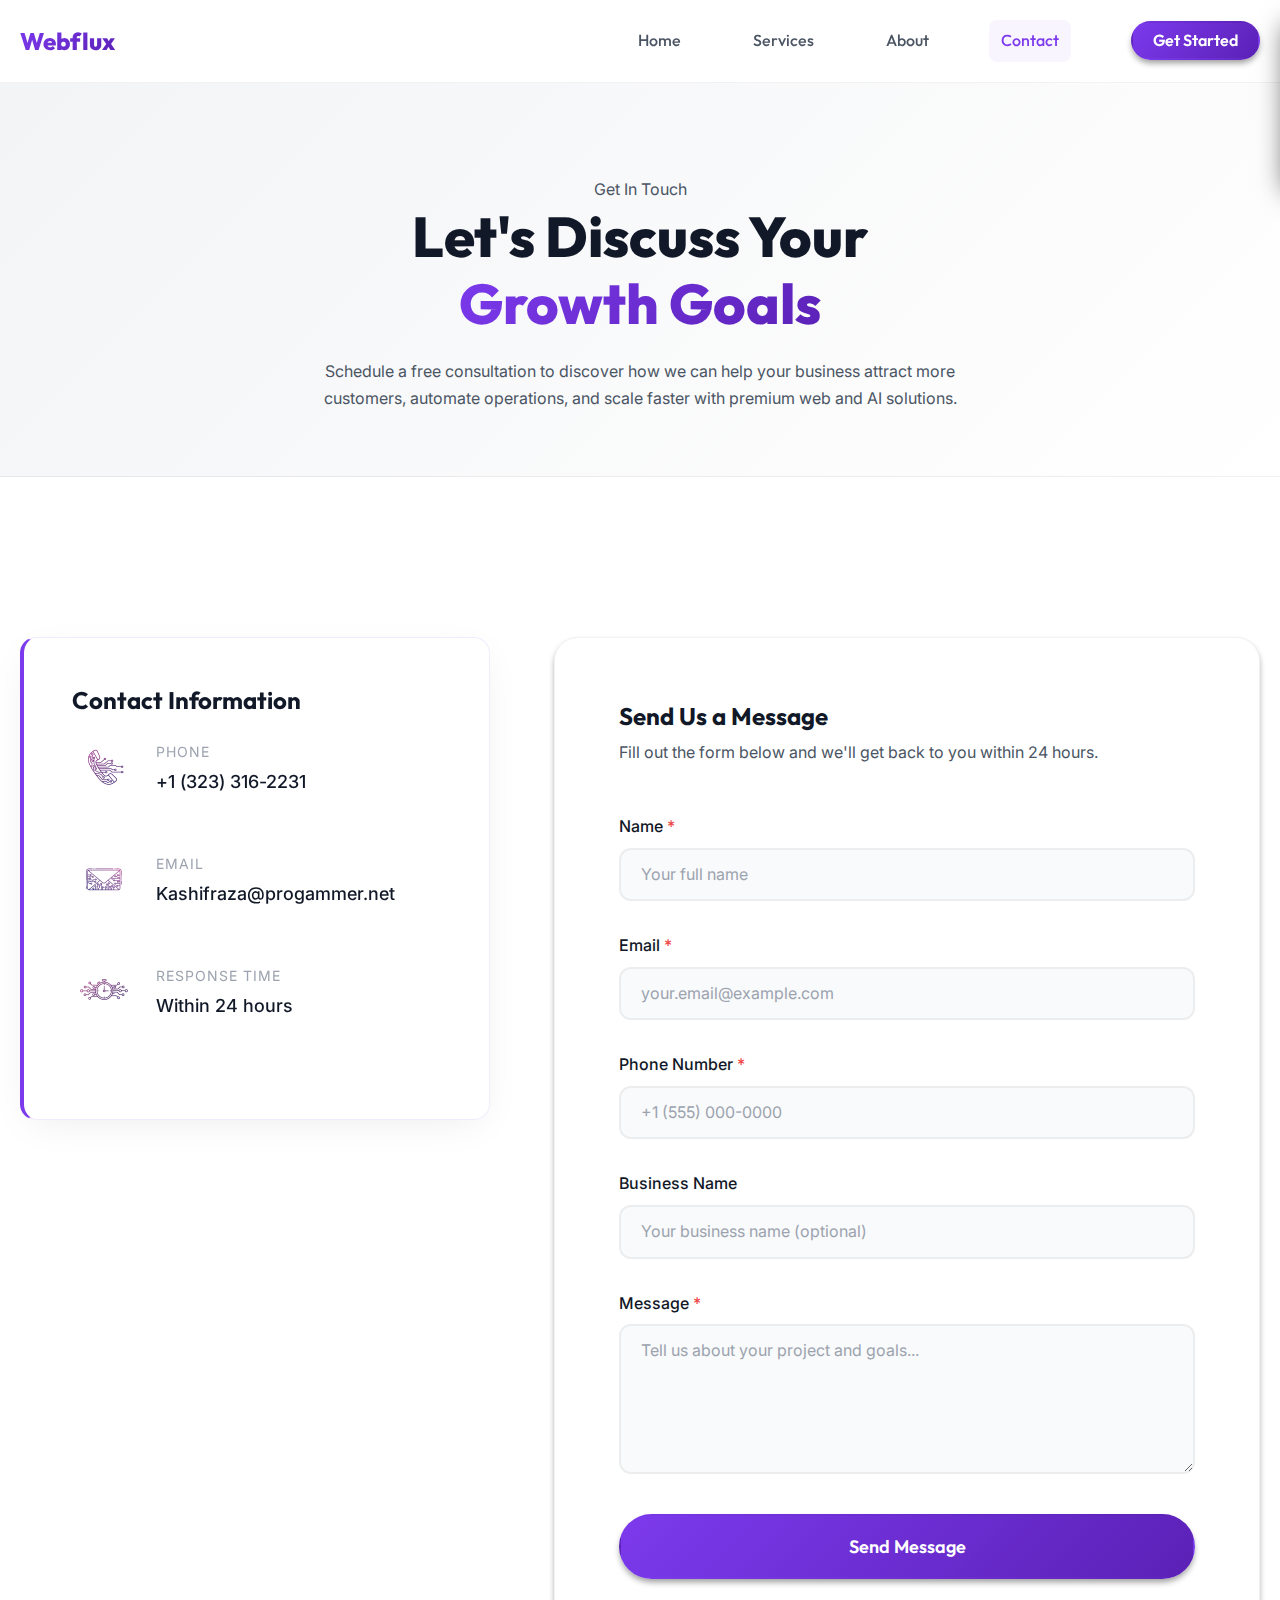
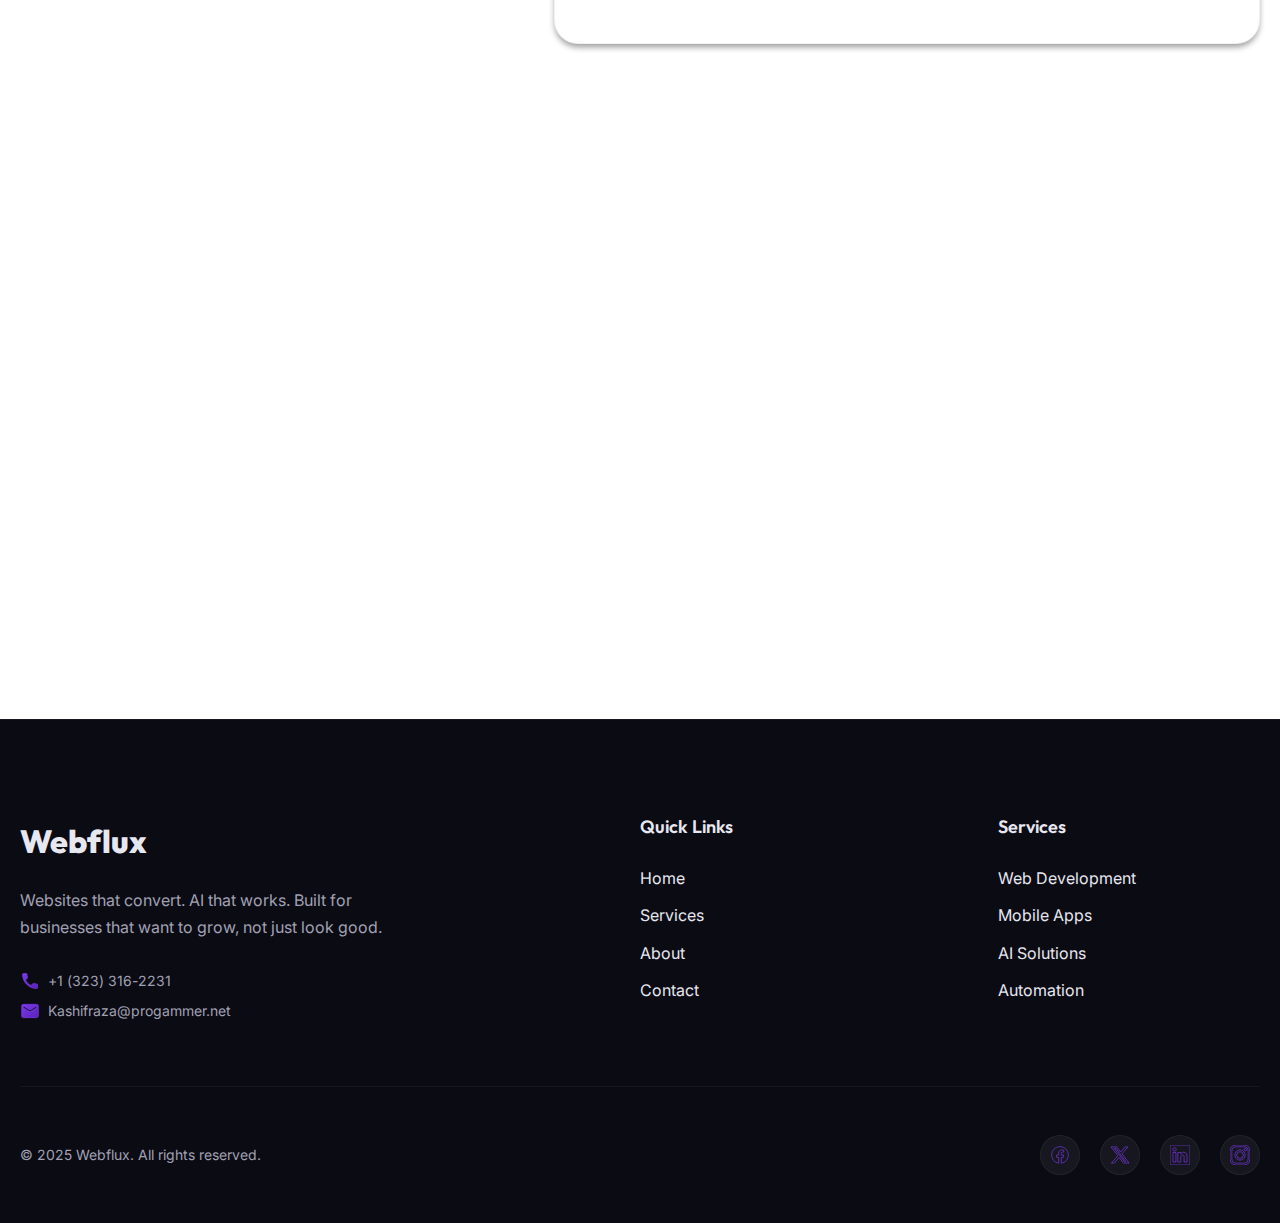
<file: contact.html>
<!DOCTYPE html>
<html lang="en">

<head>
    <meta charset="UTF-8">
    <meta name="viewport" content="width=device-width, initial-scale=1.0">
    <meta name="description"
        content="Contact Webflux for a free consultation. Get in touch to discuss your web development and AI automation needs. Phone: +1 (323) 316-2231">
    <meta name="keywords" content="contact, free consultation, web development quote, AI solutions">
    <title>Contact Us | Webflux - Leading Software Development Company</title>

    <!-- Google Fonts -->
    <link rel="preconnect" href="https://fonts.googleapis.com">
    <link rel="preconnect" href="https://fonts.gstatic.com" crossorigin>
    <link
        href="https://fonts.googleapis.com/css2?family=Inter:wght@400;500;600;700&family=Outfit:wght@600;700;800&display=swap"
        rel="stylesheet">

    <!-- Stylesheets -->
    <link rel="stylesheet" href="css/reset.css">
    <link rel="stylesheet" href="css/variables.css">
    <link rel="stylesheet" href="css/global.css">
    <link rel="stylesheet" href="css/navigation.css">
    <link rel="stylesheet" href="css/footer.css">
    <link rel="stylesheet" href="css/contact.css">
</head>

<body>
    <svg xmlns="http://www.w3.org/2000/svg" style="display: none;">
        <symbol id="icon-facebook" viewBox="0 0 24 24">
            <defs>
                <linearGradient id="grad-facebook" x1="0%" y1="0%" x2="100%" y2="100%">
                    <stop offset="0%" style="stop-color:#7c3aed;stop-opacity:1" />
                    <stop offset="100%" style="stop-color:#5b21b6;stop-opacity:1" />
                </linearGradient>
            </defs>
            <path fill="url(#grad-facebook)"
                d="M12 2C6.477 2 2 6.477 2 12c0 4.991 3.657 9.128 8.438 9.879V14.89h-2.54V12h2.54V9.797c0-2.506 1.492-3.89 3.777-3.89 1.094 0 2.238.195 2.238.195v2.46h-1.26c-1.243 0-1.63.771-1.63 1.562V12h2.773l-.443 2.89h-2.33v6.989C18.343 21.129 22 16.99 22 12c0-5.523-4.477-10-10-10z" />
        </symbol>
        <symbol id="icon-twitter" viewBox="0 0 24 24">
            <defs>
                <linearGradient id="grad-twitter" x1="0%" y1="0%" x2="100%" y2="100%">
                    <stop offset="0%" style="stop-color:#7c3aed;stop-opacity:1" />
                    <stop offset="100%" style="stop-color:#5b21b6;stop-opacity:1" />
                </linearGradient>
            </defs>
            <path fill="url(#grad-twitter)"
                d="M18.244 2.25h3.308l-7.227 8.26 8.502 11.24H16.17l-5.214-6.817L4.99 21.75H1.68l7.73-8.835L1.254 2.25H8.08l4.713 6.231zm-1.161 17.52h1.833L7.084 4.126H5.117z" />
        </symbol>
        <symbol id="icon-linkedin" viewBox="0 0 24 24">
            <defs>
                <linearGradient id="grad-linkedin" x1="0%" y1="0%" x2="100%" y2="100%">
                    <stop offset="0%" style="stop-color:#7c3aed;stop-opacity:1" />
                    <stop offset="100%" style="stop-color:#5b21b6;stop-opacity:1" />
                </linearGradient>
            </defs>
            <path fill="url(#grad-linkedin)"
                d="M20.447 20.452h-3.554v-5.569c0-1.328-.027-3.037-1.852-3.037-1.853 0-2.136 1.445-2.136 2.939v5.667H9.351V9h3.414v1.561h.046c.477-.9 1.637-1.85 3.37-1.85 3.601 0 4.267 2.37 4.267 5.455v6.286zM5.337 7.433c-1.144 0-2.063-.926-2.063-2.065 0-1.138.92-2.063 2.063-2.063 1.14 0 2.064.925 2.064 2.063 0 1.139-.925 2.065-2.064 2.065zm1.782 13.019H3.555V9h3.564v11.452zM22.225 0H1.771C.792 0 0 .774 0 1.729v20.542C0 23.227.792 24 1.771 24h20.451C23.2 24 24 23.227 24 22.271V1.729C24 .774 23.2 0 22.222 0h.003z" />
        </symbol>
        <symbol id="icon-instagram" viewBox="0 0 24 24">
            <defs>
                <linearGradient id="grad-instagram" x1="0%" y1="0%" x2="100%" y2="100%">
                    <stop offset="0%" style="stop-color:#7c3aed;stop-opacity:1" />
                    <stop offset="100%" style="stop-color:#5b21b6;stop-opacity:1" />
                </linearGradient>
            </defs>
            <path fill="url(#grad-instagram)"
                d="M12 2.163c3.204 0 3.584.012 4.85.07 3.252.148 4.771 1.691 4.919 4.919.058 1.265.069 1.645.069 4.849 0 3.205-.012 3.584-.069 4.849-.149 3.225-1.664 4.771-4.919 4.919-1.266.058-1.644.07-4.85.07-3.204 0-3.584-.012-4.849-.07-3.26-.149-4.771-1.699-4.919-4.92-.058-1.265-.07-1.644-.07-4.849 0-3.204.013-3.583.07-4.849.149-3.227 1.664-4.771 4.919-4.919 1.266-.057 1.645-.069 4.849-.069zM12 0C8.741 0 8.333.014 7.053.072 2.695.272.273 2.69.073 7.052.014 8.333 0 8.741 0 12c0 3.259.014 3.668.072 4.948.2 4.358 2.618 6.78 6.98 6.98C8.333 23.986 8.741 24 12 24c3.259 0 3.668-.014 4.948-.072 4.354-.2 6.782-2.618 6.979-6.98.059-1.28.073-1.689.073-4.948 0-3.259-.014-3.667-.072-4.947-.196-4.354-2.617-6.78-6.979-6.98C15.668.014 15.259 0 12 0zm0 5.838a6.162 6.162 0 100 12.324 6.162 6.162 0 000-12.324zM12 16a4 4 0 110-8 4 4 0 010 8zm6.406-11.845a1.44 1.44 0 100 2.881 1.44 1.44 0 000-2.881z" />
        </symbol>
    </svg>
    <!-- Navigation -->
    <nav class="navbar">
        <div class="container">
            <a href="index.html" class="navbar-logo">Webflux</a>

            <!-- Desktop Menu -->
            <div class="navbar-menu">
                <a href="index.html" class="navbar-link">Home</a>
                <a href="services.html" class="navbar-link">Services</a>
                <a href="about.html" class="navbar-link">About</a>
                <a href="contact.html" class="navbar-link active">Contact</a>
                <a href="contact.html" class="btn btn-primary navbar-cta">Get Started</a>
            </div>

            <!-- Mobile Menu Toggle -->
            <button class="navbar-toggle" aria-label="Toggle menu">
                <span></span>
                <span></span>
                <span></span>
            </button>
        </div>

        <!-- Mobile Menu -->
        <div class="navbar-mobile">
            <div class="navbar-mobile-links">
                <a href="index.html" class="navbar-mobile-link">Home</a>
                <a href="services.html" class="navbar-mobile-link">Services</a>
                <a href="about.html" class="navbar-mobile-link">About</a>
                <a href="contact.html" class="navbar-mobile-link active">Contact</a>
            </div>
            <a href="contact.html" class="btn btn-primary navbar-mobile-cta">Get Started</a>
        </div>

        <!-- Mobile Menu Overlay -->
        <div class="navbar-overlay"></div>
    </nav>

    <!-- Hero Section -->
    <section class="contact-hero">
        <div class="container">
            <div class="contact-hero-content">
                <p class="section-subtitle">Get In Touch</p>
                <h1>Let's Discuss Your <br><span class="text-gradient">Growth Goals</span></h1>
                <p class="section-description mt-4">
                    Schedule a free consultation to discover how we can help your business attract more customers,
                    automate operations, and scale faster with premium web and AI solutions.
                </p>
            </div>
        </div>
    </section>

    <!-- Contact Section -->
    <section class="section">
        <div class="container">
            <div class="contact-container">

                <!-- Contact Information -->
                <div class="contact-info">
                    <div class="contact-info-card reveal">
                        <h3 class="contact-info-title">Contact Information</h3>

                        <div class="contact-detail">
                            <div class="contact-detail-icon"><img src="images/Phone.jpeg" alt="Phone"></div>
                            <div class="contact-detail-content">
                                <div class="contact-detail-label">Phone</div>
                                <div class="contact-detail-value">
                                    <a href="tel:+13233162231">+1 (323) 316-2231</a>
                                </div>
                            </div>
                        </div>

                        <div class="contact-detail">
                            <div class="contact-detail-icon"><img src="images/Email.jpeg" alt="Email"></div>
                            <div class="contact-detail-content">
                                <div class="contact-detail-label">Email</div>
                                <div class="contact-detail-value">
                                    <a href="mailto:Kashifraza@progammer.net">Kashifraza@progammer.net</a>
                                </div>
                            </div>
                        </div>

                        <div class="contact-detail">
                            <div class="contact-detail-icon"><img src="images/Response Time.jpeg" alt="Response Time">
                            </div>
                            <div class="contact-detail-content">
                                <div class="contact-detail-label">Response Time</div>
                                <div class="contact-detail-value">Within 24 hours</div>
                            </div>
                        </div>
                    </div>

                    <div class="contact-info-card reveal">
                        <h3 class="contact-info-title">Why Reach Out?</h3>
                        <ul style="list-style: none; padding: 0; color: var(--text-secondary); line-height: 2;">
                            <li style="display: flex; align-items: center; gap: 12px;">
                                <span style="color: var(--accent-color); font-size: 1.25rem;">✓</span>
                                <span>Free consultation & project quote</span>
                            </li>
                            <li style="display: flex; align-items: center; gap: 12px;">
                                <span style="color: var(--accent-color); font-size: 1.25rem;">✓</span>
                                <span>Custom solutions for your business</span>
                            </li>
                            <li style="display: flex; align-items: center; gap: 12px;">
                                <span style="color: var(--accent-color); font-size: 1.25rem;">✓</span>
                                <span>Expert advice on tech & AI</span>
                            </li>
                            <li style="display: flex; align-items: center; gap: 12px;">
                                <span style="color: var(--accent-color); font-size: 1.25rem;">✓</span>
                                <span>No obligation to proceed</span>
                            </li>
                        </ul>
                    </div>
                </div>

                <!-- Contact Form -->
                <div class="contact-form-container reveal">
                    <h2 class="contact-form-title">Send Us a Message</h2>
                    <p class="contact-form-description">
                        Fill out the form below and we'll get back to you within 24 hours.
                    </p>

                    <div id="formMessage" class="form-message"></div>

                    <form id="contactForm" class="contact-form">
                        <div class="form-group">
                            <label for="name" class="form-label required">Name</label>
                            <input type="text" id="name" name="name" class="form-input" placeholder="Your full name"
                                required>
                            <span class="form-error">Please enter your name</span>
                        </div>

                        <div class="form-group">
                            <label for="email" class="form-label required">Email</label>
                            <input type="email" id="email" name="email" class="form-input"
                                placeholder="your.email@example.com" required>
                            <span class="form-error">Please enter a valid email address</span>
                        </div>

                        <div class="form-group">
                            <label for="phone" class="form-label required">Phone Number</label>
                            <input type="tel" id="phone" name="phone" class="form-input" placeholder="+1 (555) 000-0000"
                                required>
                            <span class="form-error">Please enter a valid phone number</span>
                        </div>

                        <div class="form-group">
                            <label for="business" class="form-label">Business Name</label>
                            <input type="text" id="business" name="business" class="form-input"
                                placeholder="Your business name (optional)">
                        </div>

                        <div class="form-group">
                            <label for="message" class="form-label required">Message</label>
                            <textarea id="message" name="message" class="form-textarea"
                                placeholder="Tell us about your project and goals..." required></textarea>
                            <span class="form-error">Please enter your message</span>
                        </div>

                        <button type="submit" class="btn btn-primary form-submit">
                            Send Message
                        </button>
                    </form>
                </div>

            </div>

            <!-- Schedule Consultation -->
            <div class="schedule-section reveal">
                <h3>Prefer to Schedule a Call?</h3>
                <p>Book a free Google Meet consultation at a time that works for you.</p>
                <a href="tel:+13233162231" class="btn">Call Now: +1 (323) 316-2231</a>
            </div>
        </div>
    </section>

    <!-- Footer -->
    <footer class="footer">
        <div class="container">
            <div class="footer-content">
                <div class="footer-brand">
                    <div class="footer-logo">Webflux</div>
                    <p class="footer-tagline">
                        Websites that convert. AI that works. Built for businesses that want to grow, not just look
                        good.
                    </p>
                    <div class="footer-contact">
                        <a href="tel:+13233162231" class="footer-contact-item">
                            <span class="footer-contact-icon"><svg width="20" height="20">
                                    <use href="images/icons.svg#icon-phone"></use>
                                </svg></span>
                            <span>+1 (323) 316-2231</span>
                        </a>
                        <a href="mailto:Kashifraza@progammer.net" class="footer-contact-item">
                            <span class="footer-contact-icon"><svg width="20" height="20">
                                    <use href="images/icons.svg#icon-email"></use>
                                </svg></span>
                            <span>Kashifraza@progammer.net</span>
                        </a>
                    </div>
                </div>

                <div class="footer-section">
                    <h4 class="footer-title">Quick Links</h4>
                    <nav class="footer-links">
                        <a href="index.html" class="footer-link">Home</a>
                        <a href="services.html" class="footer-link">Services</a>
                        <a href="about.html" class="footer-link">About</a>
                        <a href="contact.html" class="footer-link">Contact</a>
                    </nav>
                </div>

                <div class="footer-section">
                    <h4 class="footer-title">Services</h4>
                    <nav class="footer-links">
                        <a href="services.html" class="footer-link">Web Development</a>
                        <a href="services.html" class="footer-link">Mobile Apps</a>
                        <a href="services.html" class="footer-link">AI Solutions</a>
                        <a href="services.html" class="footer-link">Automation</a>
                    </nav>
                </div>
            </div>

            <div class="footer-bottom">
                <p class="footer-copyright">
                    © 2025 Webflux. All rights reserved.
                </p>

                <div class="footer-social">
                    <a href="#" class="footer-social-link" aria-label="Facebook"><svg width="20" height="20">
                            <use href="#icon-facebook"></use>
                        </svg></a>
                    <a href="#" class="footer-social-link" aria-label="Twitter"><svg width="20" height="20">
                            <use href="#icon-twitter"></use>
                        </svg></a>
                    <a href="#" class="footer-social-link" aria-label="LinkedIn"><svg width="20" height="20">
                            <use href="#icon-linkedin"></use>
                        </svg></a>
                    <a href="#" class="footer-social-link" aria-label="Instagram"><svg width="20" height="20">
                            <use href="#icon-instagram"></use>
                        </svg></a>
                </div>
            </div>
        </div>
    </footer>

    <!-- Scripts -->
    <script src="js/navigation.js"></script>
    <script src="js/smooth-scroll.js"></script>
    <script src="js/animations.js"></script>
    <script src="js/form-validation.js"></script>
</body>

</html>
</file>
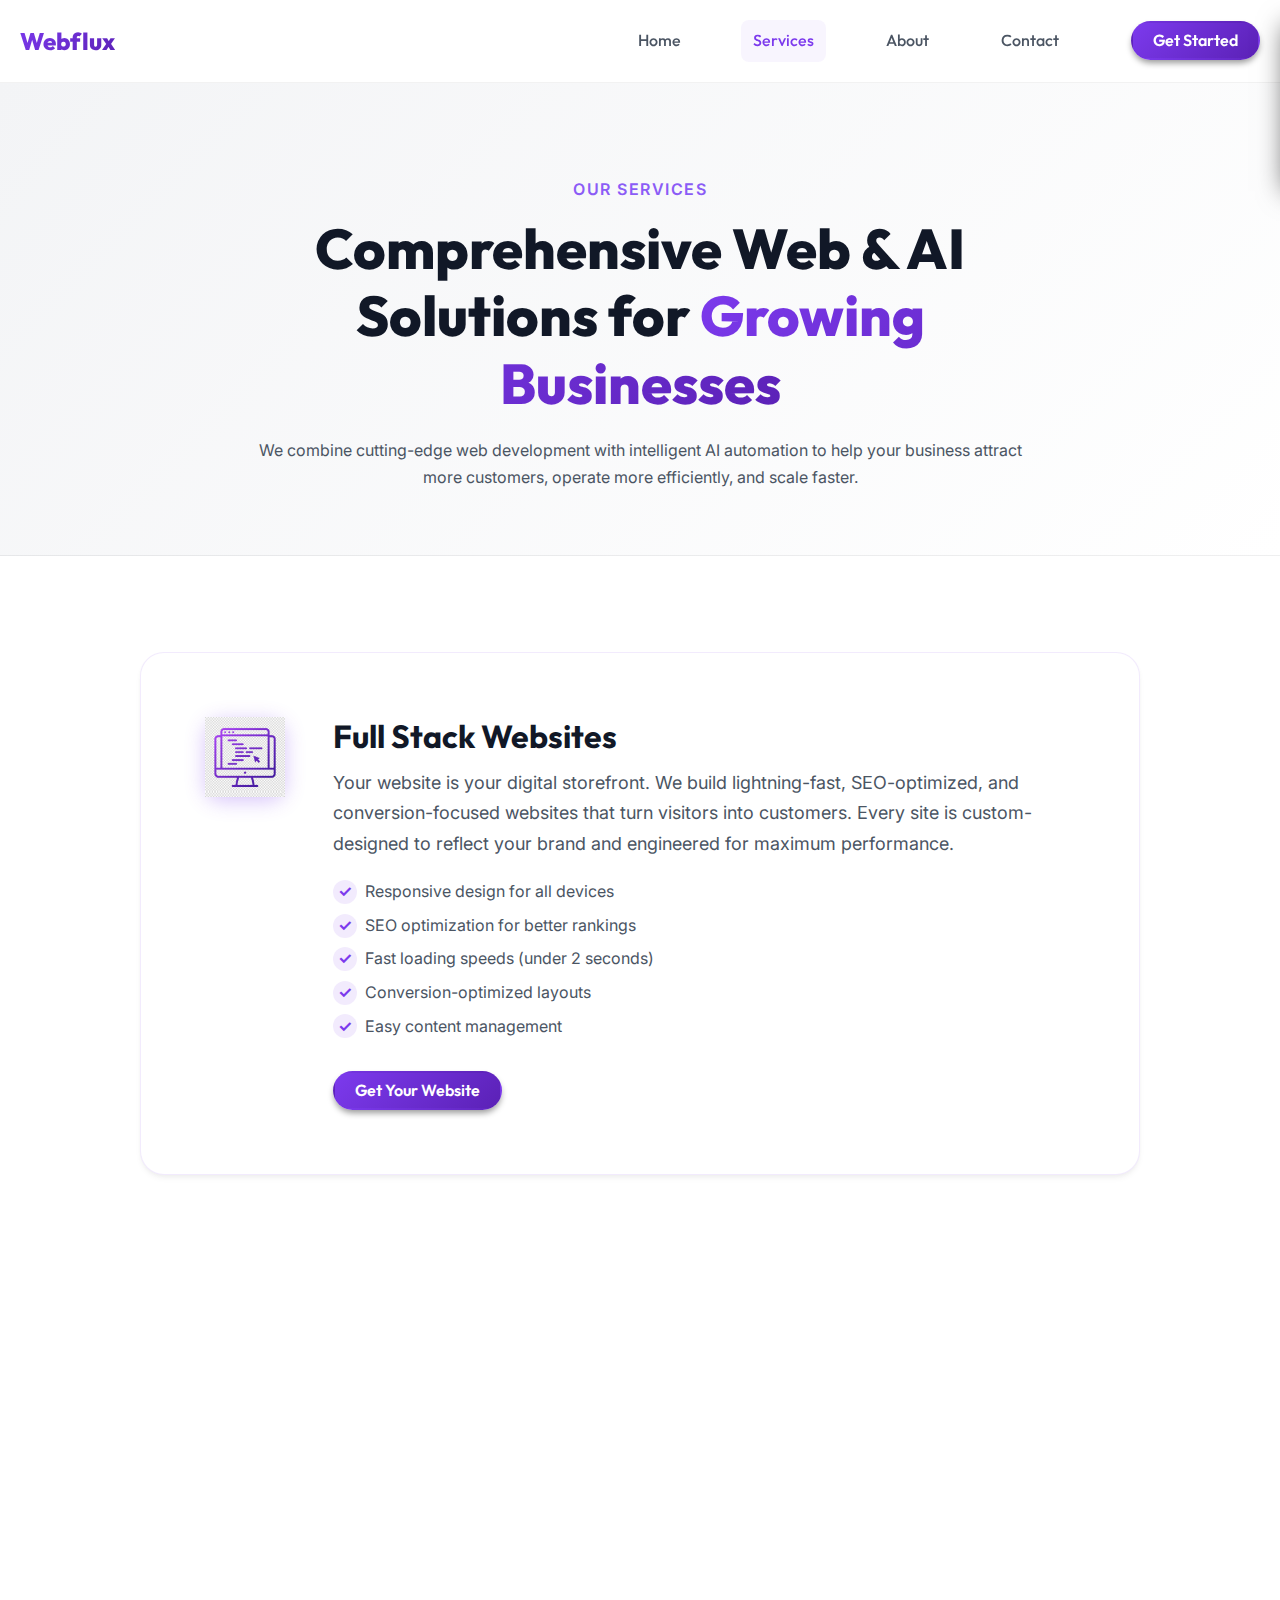
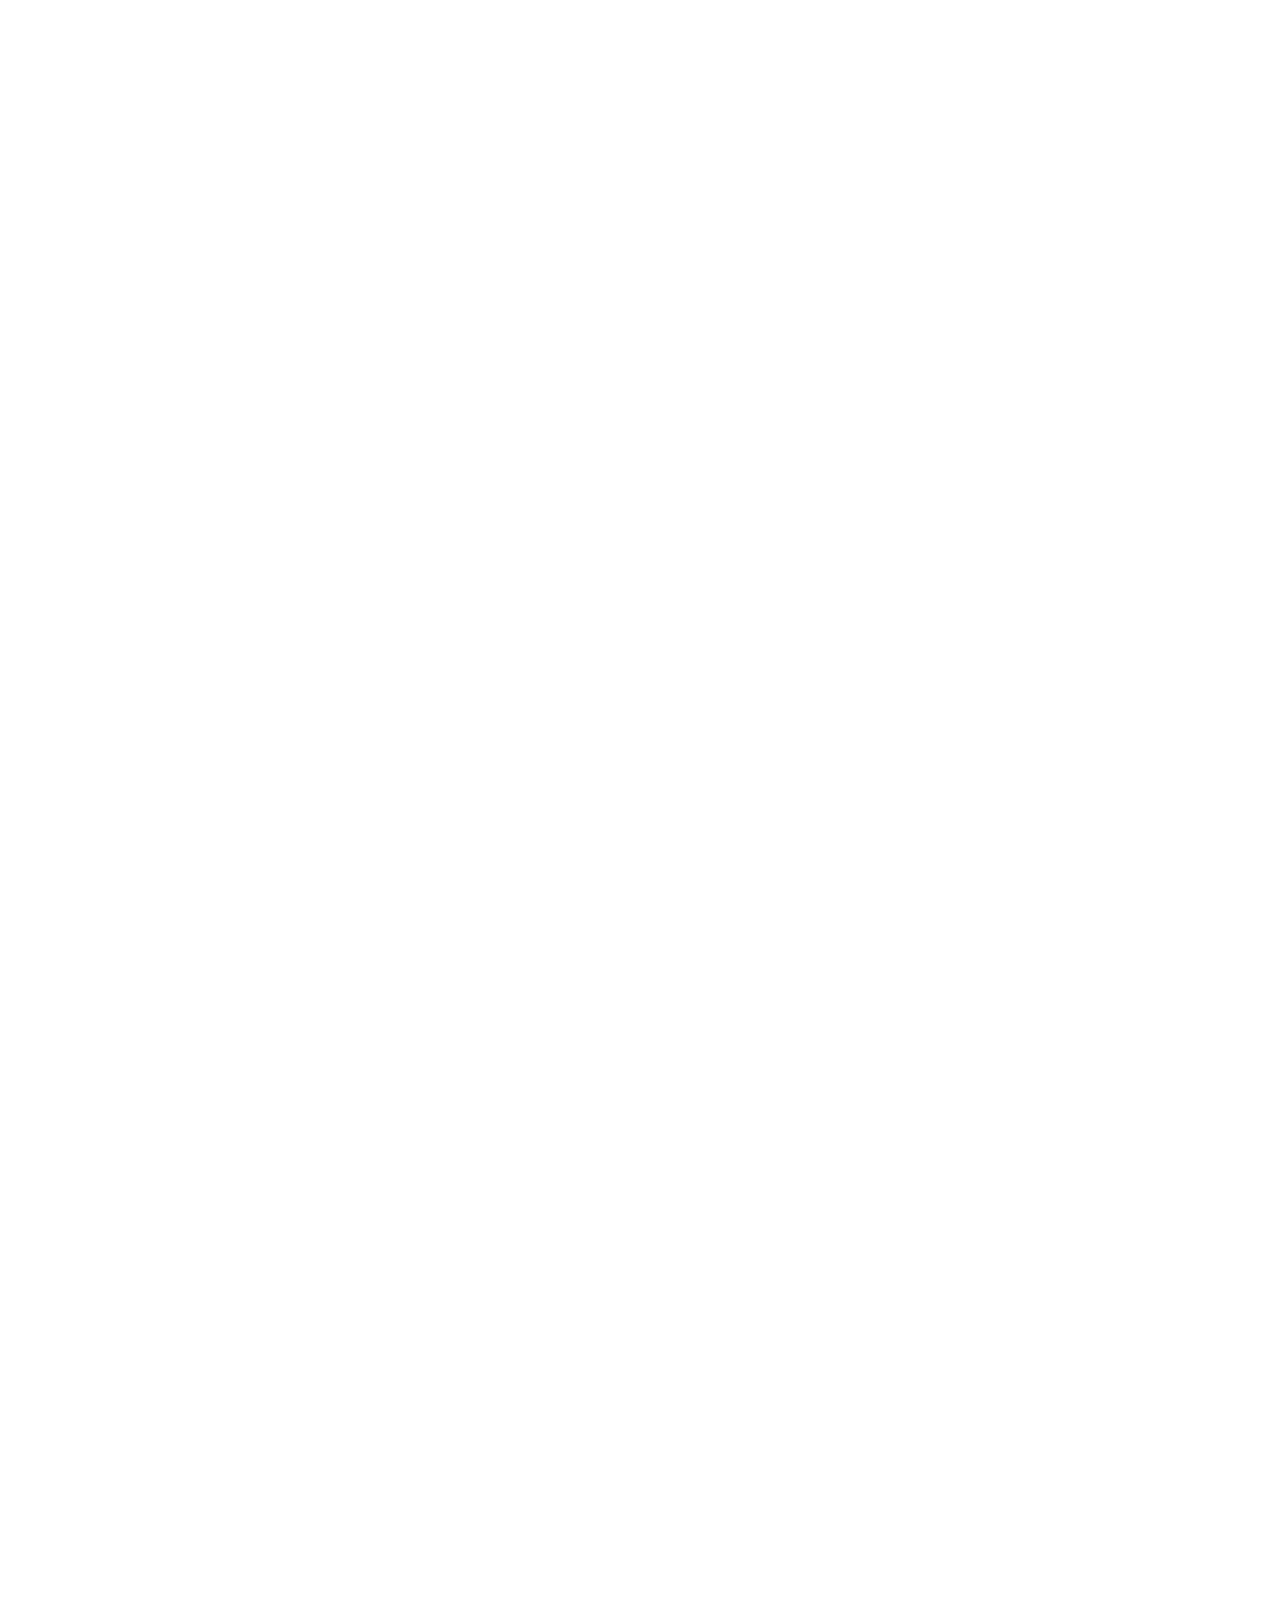
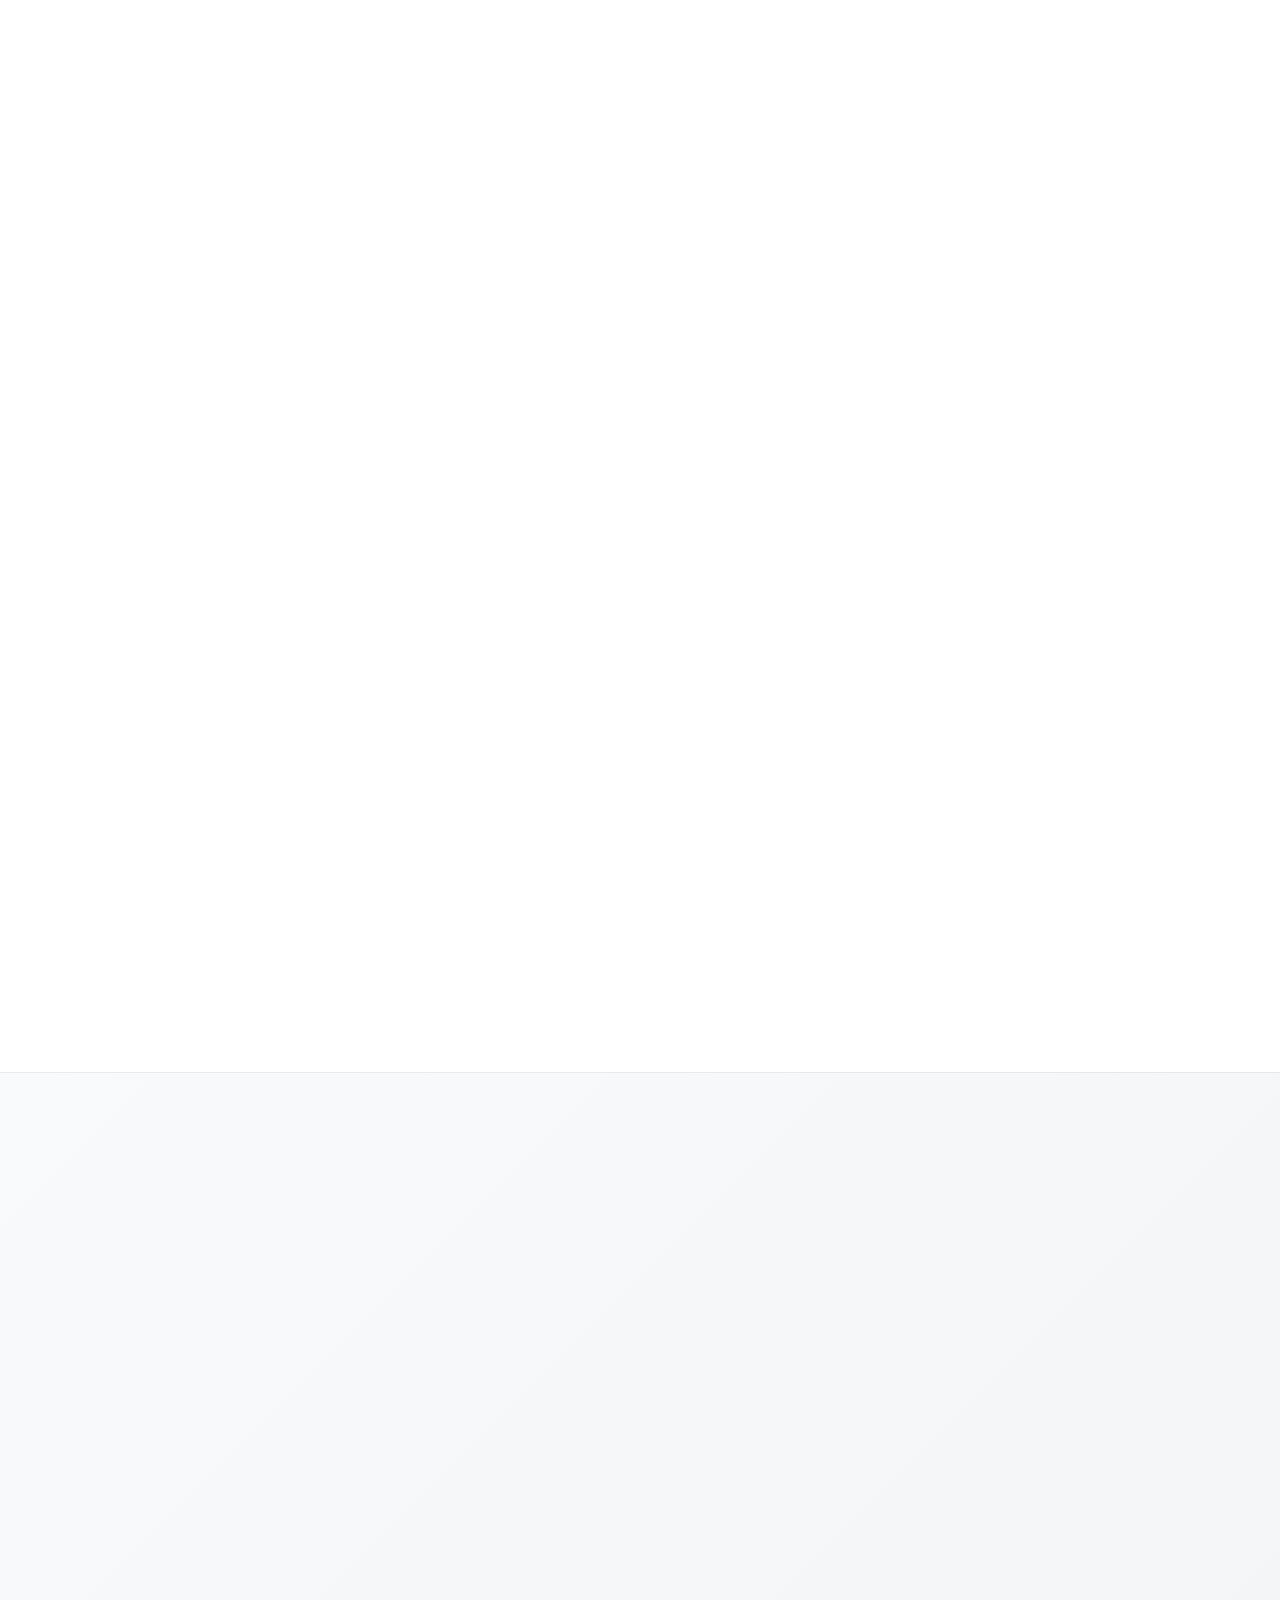
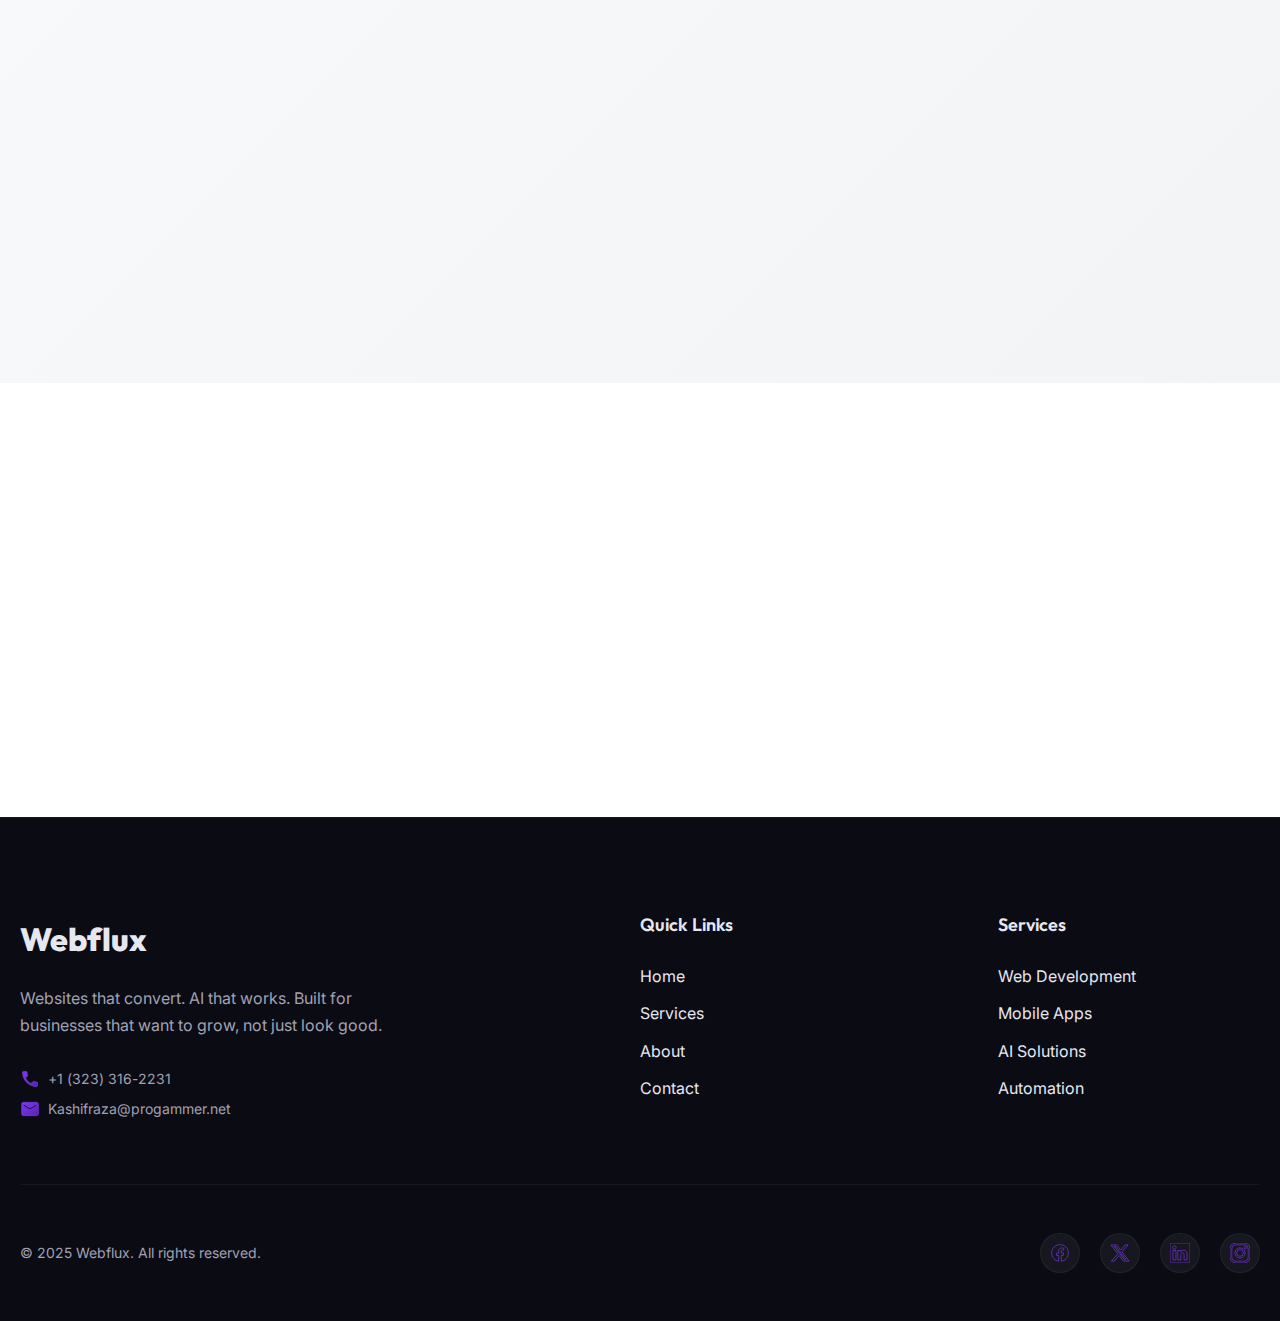
<file: services.html>
<!DOCTYPE html>
<html lang="en">

<head>
    <meta charset="UTF-8">
    <meta name="viewport" content="width=device-width, initial-scale=1.0">
    <meta name="description"
        content="Explore Webflux's comprehensive web development and AI services including websites, mobile apps, AI chatbots, and business automation solutions.">
    <meta name="keywords"
        content="web development services, AI chatbots, business automation, mobile apps, AI receptionist">
    <title>Our Services | Webflux - Leading Software Development Company</title>

    <!-- Google Fonts -->
    <link rel="preconnect" href="https://fonts.googleapis.com">
    <link rel="preconnect" href="https://fonts.gstatic.com" crossorigin>
    <link
        href="https://fonts.googleapis.com/css2?family=Inter:wght@400;500;600;700&family=Outfit:wght@600;700;800&display=swap"
        rel="stylesheet">

    <!-- Stylesheets -->
    <link rel="stylesheet" href="css/reset.css">
    <link rel="stylesheet" href="css/variables.css">
    <link rel="stylesheet" href="css/global.css">
    <link rel="stylesheet" href="css/navigation.css">
    <link rel="stylesheet" href="css/footer.css">
    <link rel="stylesheet" href="css/services.css">
</head>

<body>
    <svg xmlns="http://www.w3.org/2000/svg" style="display: none;">
        <!-- Previously defined icons -->
        <symbol id="icon-home-services" viewBox="0 0 64 64">
            <defs>
                <linearGradient id="grad-main" x1="0%" y1="0%" x2="100%" y2="100%">
                    <stop offset="0%" style="stop-color:#7c3aed;stop-opacity:1" />
                    <stop offset="100%" style="stop-color:#5b21b6;stop-opacity:1" />
                </linearGradient>
            </defs>
            <path fill="url(#grad-main)"
                d="M32 8L8 26v28h16V40h16v14h16V26L32 8zm0 6.8L48 25v24h-8V36H24v13h-8V25l16-10.2z" />
        </symbol>
        <!-- New Service Icons -->
        <symbol id="icon-web-development" viewBox="0 0 24 24">
            <path fill="url(#grad-main)"
                d="M20 4H4c-1.1 0-2 .9-2 2v12c0 1.1.9 2 2 2h16c1.1 0 2-.9 2-2V6c0-1.1-.9-2-2-2zm0 14H4V6h16v12zM12 10l4 4h-8l4-4z" />
        </symbol>
        <symbol id="icon-mobile-apps" viewBox="0 0 24 24">
            <path fill="url(#grad-main)"
                d="M17 1.01L7 1c-1.1 0-2 .9-2 2v18c0 1.1.9 2 2 2h10c1.1 0 2-.9 2-2V3c0-1.1-.9-1.99-2-1.99zM17 19H7V5h10v14z" />
        </symbol>
        <symbol id="icon-ai-receptionist" viewBox="0 0 24 24">
            <path fill="url(#grad-main)"
                d="M12 1c-4.97 0-9 4.03-9 9v7c0 1.66 1.34 3 3 3h3v-8H5v-2c0-3.87 3.13-7 7-7s7 3.13 7 7v2h-4v8h3c1.66 0 3-1.34 3-3v-7c0-4.97-4.03-9-9-9z" />
        </symbol>
        <symbol id="icon-ai-chatbot" viewBox="0 0 24 24">
            <path fill="url(#grad-main)" d="M20 2H4c-1.1 0-2 .9-2 2v18l4-4h14c1.1 0 2-.9 2-2V4c0-1.1-.9-2-2-2z" />
        </symbol>
        <symbol id="icon-automation" viewBox="0 0 24 24">
            <path fill="url(#grad-main)"
                d="M12 8c-2.21 0-4 1.79-4 4s1.79 4 4 4 4-1.79 4-4-1.79-4-4-4zm-7 7H3v4c0 1.1.9 2 2 2h4v-2H5v-4zM5 5h4V3H5c-1.1 0-2 .9-2 2v4h2V5zm14-2h-4v2h4v4h2V5c0-1.1-.9-2-2-2zm0 16h-4v2h4c1.1 0 2-.9 2-2v-4h-2v4z" />
        </symbol>
        <symbol id="icon-custom-ai" viewBox="0 0 24 24">
            <path fill="url(#grad-main)"
                d="M12 2C6.48 2 2 6.48 2 12s4.48 10 10 10 10-4.48 10-10S17.52 2 12 2zm0 18c-4.41 0-8-3.59-8-8s3.59-8 8-8 8 3.59 8 8-3.59 8-8 8z" />
            <path fill="url(#grad-main)"
                d="M12 6c-3.31 0-6 2.69-6 6s2.69 6 6 6 6-2.69 6-6-2.69-6-6-6zm0 10c-2.21 0-4-1.79-4-4s1.79-4 4-4 4 1.79 4 4-1.79 4-4 4z" />
        </symbol>
        <!-- Re-adding footer/other icons for completeness -->
        <symbol id="icon-phone" viewBox="0 0 24 24">
            <path fill="url(#grad-main)"
                d="M6.62 10.79c1.44 2.83 3.76 5.14 6.59 6.59l2.2-2.2c.27-.27.67-.36 1.02-.24 1.12.37 2.33.57 3.57.57.55 0 1 .45 1 1V20c0 .55-.45 1-1 1-9.39 0-17-7.61-17-17 0-.55.45-1 1-1h3.5c.55 0 1 .45 1 1 0 1.25.2 2.45.57 3.57.11.35.03.74-.25 1.02l-2.2 2.2z" />
        </symbol>
        <symbol id="icon-email" viewBox="0 0 24 24">
            <path fill="url(#grad-main)"
                d="M20 4H4c-1.1 0-1.99.9-1.99 2L2 18c0 1.1.9 2 2 2h16c1.1 0 2-.9 2-2V6c0-1.1-.9-2-2-2zm0 4l-8 5-8-5V6l8 5 8-5v2z" />
        </symbol>
        <symbol id="icon-facebook" viewBox="0 0 24 24">
            <path fill="url(#grad-main)"
                d="M12 2C6.477 2 2 6.477 2 12c0 4.991 3.657 9.128 8.438 9.879V14.89h-2.54V12h2.54V9.797c0-2.506 1.492-3.89 3.777-3.89 1.094 0 2.238.195 2.238.195v2.46h-1.26c-1.243 0-1.63.771-1.63 1.562V12h2.773l-.443 2.89h-2.33v6.989C18.343 21.129 22 16.99 22 12c0-5.523-4.477-10-10-10z" />
        </symbol>
        <symbol id="icon-twitter" viewBox="0 0 24 24">
            <path fill="url(#grad-main)"
                d="M18.244 2.25h3.308l-7.227 8.26 8.502 11.24H16.17l-5.214-6.817L4.99 21.75H1.68l7.73-8.835L1.254 2.25H8.08l4.713 6.231zm-1.161 17.52h1.833L7.084 4.126H5.117z" />
        </symbol>
        <symbol id="icon-linkedin" viewBox="0 0 24 24">
            <path fill="url(#grad-main)"
                d="M20.447 20.452h-3.554v-5.569c0-1.328-.027-3.037-1.852-3.037-1.853 0-2.136 1.445-2.136 2.939v5.667H9.351V9h3.414v1.561h.046c.477-.9 1.637-1.85 3.37-1.85 3.601 0 4.267 2.37 4.267 5.455v6.286zM5.337 7.433c-1.144 0-2.063-.926-2.063-2.065 0-1.138.92-2.063 2.063-2.063 1.14 0 2.064.925 2.064 2.063 0 1.139-.925 2.065-2.064 2.065zm1.782 13.019H3.555V9h3.564v11.452zM22.225 0H1.771C.792 0 0 .774 0 1.729v20.542C0 23.227.792 24 1.771 24h20.451C23.2 24 24 23.227 24 22.271V1.729C24 .774 23.2 0 22.222 0h.003z" />
        </symbol>
        <symbol id="icon-instagram" viewBox="0 0 24 24">
            <path fill="url(#grad-main)"
                d="M12 2.163c3.204 0 3.584.012 4.85.07 3.252.148 4.771 1.691 4.919 4.919.058 1.265.069 1.645.069 4.849 0 3.205-.012 3.584-.069 4.849-.149 3.225-1.664 4.771-4.919 4.919-1.266.058-1.644.07-4.85.07-3.204 0-3.584-.012-4.849-.07-3.26-.149-4.771-1.699-4.919-4.92-.058-1.265-.07-1.644-.07-4.849 0-3.204.013-3.583.07-4.849.149-3.227 1.664-4.771 4.919-4.919 1.266-.057 1.645-.069 4.849-.069zM12 0C8.741 0 8.333.014 7.053.072 2.695.272.273 2.69.073 7.052.014 8.333 0 8.741 0 12c0 3.259.014 3.668.072 4.948.2 4.358 2.618 6.78 6.98 6.98C8.333 23.986 8.741 24 12 24c3.259 0 3.668-.014 4.948-.072 4.354-.2 6.782-2.618 6.979-6.98.059-1.28.073-1.689.073-4.948 0-3.259-.014-3.667-.072-4.947-.196-4.354-2.617-6.78-6.979-6.98C15.668.014 15.259 0 12 0zm0 5.838a6.162 6.162 0 100 12.324 6.162 6.162 0 000-12.324zM12 16a4 4 0 110-8 4 4 0 010 8zm6.406-11.845a1.44 1.44 0 100 2.881 1.44 1.44 0 000-2.881z" />
        </symbol>
    </svg>
    <!-- Navigation -->
    <nav class="navbar">
        <div class="container">
            <a href="index.html" class="navbar-logo">Webflux</a>

            <!-- Desktop Menu -->
            <div class="navbar-menu">
                <a href="index.html" class="navbar-link">Home</a>
                <a href="services.html" class="navbar-link active">Services</a>
                <a href="about.html" class="navbar-link">About</a>
                <a href="contact.html" class="navbar-link">Contact</a>
                <a href="contact.html" class="btn btn-primary navbar-cta">Get Started</a>
            </div>

            <!-- Mobile Menu Toggle -->
            <button class="navbar-toggle" aria-label="Toggle menu">
                <span></span>
                <span></span>
                <span></span>
            </button>
        </div>

        <!-- Mobile Menu -->
        <div class="navbar-mobile">
            <div class="navbar-mobile-links">
                <a href="index.html" class="navbar-mobile-link">Home</a>
                <a href="services.html" class="navbar-mobile-link active">Services</a>
                <a href="about.html" class="navbar-mobile-link">About</a>
                <a href="contact.html" class="navbar-mobile-link">Contact</a>
            </div>
            <a href="contact.html" class="btn btn-primary navbar-mobile-cta">Get Started</a>
        </div>

        <!-- Mobile Menu Overlay -->
        <div class="navbar-overlay"></div>
    </nav>

    <!-- Hero Section -->
    <section class="services-hero">
        <div class="container">
            <div class="services-hero-content">
                <p class="section-subtitle">Our Services</p>
                <h1>Comprehensive Web & AI Solutions for <span class="text-gradient">Growing Businesses</span></h1>
                <p class="section-description mt-4">
                    We combine cutting-edge web development with intelligent AI automation to help your business attract
                    more customers, operate more efficiently, and scale faster.
                </p>
            </div>
        </div>
    </section>

    <!-- Services Details -->
    <section class="section">
        <div class="container">
            <div class="services-grid">

                <!-- Full Stack Websites -->
                <div class="service-detail reveal">
                    <div class="service-detail-icon"><img src="images/web-development.png" alt="Card Web Development">
                    </div>
                    <div class="service-detail-content">
                        <h2 class="service-detail-title">Full Stack Websites</h2>
                        <p class="service-detail-description">
                            Your website is your digital storefront. We build lightning-fast, SEO-optimized, and
                            conversion-focused websites that turn visitors into customers. Every site is custom-designed
                            to reflect your brand and engineered for maximum performance.
                        </p>
                        <div class="service-features">
                            <div class="service-feature">Responsive design for all devices</div>
                            <div class="service-feature">SEO optimization for better rankings</div>
                            <div class="service-feature">Fast loading speeds (under 2 seconds)</div>
                            <div class="service-feature">Conversion-optimized layouts</div>
                            <div class="service-feature">Easy content management</div>
                        </div>
                        <a href="contact.html" class="btn btn-primary service-detail-cta">Get Your Website</a>
                    </div>
                </div>

                <!-- Web & Mobile Applications -->
                <div class="service-detail reveal">
                    <div class="service-detail-icon"><img src="images/mobile-apps.png" alt="Card Mobile Apps"></div>
                    <div class="service-detail-content">
                        <h2 class="service-detail-title">Web & Mobile Applications</h2>
                        <p class="service-detail-description">
                            Take your business to the next level with custom web and mobile applications. From customer
                            portals to internal tools, we build scalable, secure applications that streamline operations
                            and enhance user experience.
                        </p>
                        <div class="service-features">
                            <div class="service-feature">Cross-platform mobile apps (iOS & Android)</div>
                            <div class="service-feature">Progressive web apps (PWAs)</div>
                            <div class="service-feature">Real-time features and notifications</div>
                            <div class="service-feature">Secure user authentication</div>
                            <div class="service-feature">Cloud-based infrastructure</div>
                        </div>
                        <a href="contact.html" class="btn btn-primary service-detail-cta">Start Your App</a>
                    </div>
                </div>

                <!-- AI Receptionists -->
                <div class="service-detail reveal">
                    <div class="service-detail-icon"><img src="images/ai-receptionist.png" alt="Card AI Receptionist">
                    </div>
                    <div class="service-detail-content">
                        <h2 class="service-detail-title">AI Receptionists</h2>
                        <p class="service-detail-description">
                            Never miss a lead again. Our AI-powered receptionists answer calls 24/7, schedule
                            appointments, qualify leads, and provide information to customers—just like a human
                            receptionist, but without the overhead.
                        </p>
                        <div class="service-features">
                            <div class="service-feature">24/7 availability, no missed calls</div>
                            <div class="service-feature">Automatic appointment scheduling</div>
                            <div class="service-feature">Lead qualification and routing</div>
                            <div class="service-feature">Natural conversation capabilities</div>
                            <div class="service-feature">Integration with your existing systems</div>
                        </div>
                        <a href="contact.html" class="btn btn-primary service-detail-cta">Get AI Receptionist</a>
                    </div>
                </div>

                <!-- AI Chatbots -->
                <div class="service-detail reveal">
                    <div class="service-detail-icon"><img src="images/ai-chatbot.png" alt="Card AI Chatbot"></div>
                    <div class="service-detail-content">
                        <h2 class="service-detail-title">AI Chatbots</h2>
                        <p class="service-detail-description">
                            Provide instant support and capture leads around the clock with intelligent chatbots. Our AI
                            chatbots handle customer inquiries, answer FAQs, book appointments, and seamlessly hand off
                            to your team when needed.
                        </p>
                        <div class="service-features">
                            <div class="service-feature">Website chat integration</div>
                            <div class="service-feature">Facebook Messenger & WhatsApp support</div>
                            <div class="service-feature">Intelligent lead capture forms</div>
                            <div class="service-feature">Multi-language support</div>
                            <div class="service-feature">Analytics and conversation insights</div>
                        </div>
                        <a href="contact.html" class="btn btn-primary service-detail-cta">Deploy Chatbot</a>
                    </div>
                </div>

                <!-- Business Automation -->
                <div class="service-detail reveal">
                    <div class="service-detail-icon"><img src="images/automation.png" alt="Card Automation"></div>
                    <div class="service-detail-content">
                        <h2 class="service-detail-title">Business Automation</h2>
                        <p class="service-detail-description">
                            Stop wasting time on repetitive tasks. We automate your workflows, from lead nurturing and
                            follow-ups to invoicing and reporting. Focus on growth while automation handles the rest.
                        </p>
                        <div class="service-features">
                            <div class="service-feature">Automated lead follow-up sequences</div>
                            <div class="service-feature">Email and SMS marketing automation</div>
                            <div class="service-feature">CRM integration and data sync</div>
                            <div class="service-feature">Workflow automation (Zapier, Make.com)</div>
                            <div class="service-feature">Custom business process automation</div>
                        </div>
                        <a href="contact.html" class="btn btn-primary service-detail-cta">Automate Your Business</a>
                    </div>
                </div>

                <!-- Custom AI Solutions -->
                <div class="service-detail reveal">
                    <div class="service-detail-icon"><img src="images/custom-ai.png" alt="Card Custom AI"></div>
                    <div class="service-detail-content">
                        <h2 class="service-detail-title">Custom AI Solutions</h2>
                        <p class="service-detail-description">
                            Every business is unique, and sometimes you need a solution built specifically for your
                            challenges. We design and develop custom AI-powered tools tailored to your exact
                            needs—whatever they may be.
                        </p>
                        <div class="service-features">
                            <div class="service-feature">Custom AI model development</div>
                            <div class="service-feature">Data analysis and insights</div>
                            <div class="service-feature">Predictive analytics tools</div>
                            <div class="service-feature">AI-powered recommendations</div>
                            <div class="service-feature">Tailored to your industry and goals</div>
                        </div>
                        <a href="contact.html" class="btn btn-primary service-detail-cta">Discuss Your Project</a>
                    </div>
                </div>

            </div>
        </div>
    </section>

    <!-- Benefits Section -->
    <!-- Benefits Section -->
    <section class="service-benefits">
        <div class="container">
            <div class="section-header reveal">
                <p class="section-subtitle">Why Our Services Work</p>
                <h2 class="section-title">Built for Real Business Results</h2>
            </div>

            <div class="benefits-grid">
                <div class="benefit-card reveal">
                    <div class="benefit-icon">⚡</div>
                    <h4 class="benefit-title">Fast Delivery</h4>
                    <p class="benefit-description">Quick turnaround times without compromising quality.</p>
                </div>

                <div class="benefit-card reveal">
                    <div class="benefit-icon">💰</div>
                    <h4 class="benefit-title">Affordable Pricing</h4>
                    <p class="benefit-description">Premium solutions at small business-friendly prices.</p>
                </div>

                <div class="benefit-card reveal">
                    <div class="benefit-icon">📊</div>
                    <h4 class="benefit-title">Measurable ROI</h4>
                    <p class="benefit-description">Track your investment with clear analytics and reporting.</p>
                </div>

                <div class="benefit-card reveal">
                    <div class="benefit-icon">🛡️</div>
                    <h4 class="benefit-title">Secure & Reliable</h4>
                    <p class="benefit-description">Enterprise-grade security and 99.9% uptime.</p>
                </div>

                <div class="benefit-card reveal">
                    <div class="benefit-icon">📞</div>
                    <h4 class="benefit-title">Ongoing Support</h4>
                    <p class="benefit-description">We're here when you need us with dedicated support.</p>
                </div>

                <div class="benefit-card reveal">
                    <div class="benefit-icon">🔄</div>
                    <h4 class="benefit-title">Scalable Solutions</h4>
                    <p class="benefit-description">Grow without limits—our solutions scale with you.</p>
                </div>
            </div>
        </div>
    </section>

    <!-- CTA Section -->
    <section class="section">
        <div class="container">
            <div class="cta-box reveal">
                <div class="cta-shape cta-shape-1"></div>
                <div class="cta-shape cta-shape-2"></div>
                <div class="cta-content">
                    <h2 class="cta-title">Let's Build Something Amazing Together</h2>
                    <p class="cta-description">
                        Schedule a free consultation to discuss how we can help your business grow.
                    </p>
                    <a href="contact.html" class="btn btn-primary">Book Free Consultation</a>
                </div>
            </div>
        </div>
    </section>

    <!-- Footer -->
    <footer class="footer">
        <div class="container">
            <div class="footer-content">
                <div class="footer-brand">
                    <div class="footer-logo">Webflux</div>
                    <p class="footer-tagline">
                        Websites that convert. AI that works. Built for businesses that want to grow, not just look
                        good.
                    </p>
                    <div class="footer-contact">
                        <a href="tel:+13233162231" class="footer-contact-item">
                            <span class="footer-contact-icon"><svg width="20" height="20">
                                    <use href="images/icons.svg#icon-phone"></use>
                                </svg></span>
                            <span>+1 (323) 316-2231</span>
                        </a>
                        <a href="mailto:Kashifraza@progammer.net" class="footer-contact-item">
                            <span class="footer-contact-icon"><svg width="20" height="20">
                                    <use href="images/icons.svg#icon-email"></use>
                                </svg></span>
                            <span>Kashifraza@progammer.net</span>
                        </a>
                    </div>
                </div>

                <div class="footer-section">
                    <h4 class="footer-title">Quick Links</h4>
                    <nav class="footer-links">
                        <a href="index.html" class="footer-link">Home</a>
                        <a href="services.html" class="footer-link">Services</a>
                        <a href="about.html" class="footer-link">About</a>
                        <a href="contact.html" class="footer-link">Contact</a>
                    </nav>
                </div>

                <div class="footer-section">
                    <h4 class="footer-title">Services</h4>
                    <nav class="footer-links">
                        <a href="services.html" class="footer-link">Web Development</a>
                        <a href="services.html" class="footer-link">Mobile Apps</a>
                        <a href="services.html" class="footer-link">AI Solutions</a>
                        <a href="services.html" class="footer-link">Automation</a>
                    </nav>
                </div>
            </div>

            <div class="footer-bottom">
                <p class="footer-copyright">
                    © 2025 Webflux. All rights reserved.
                </p>

                <div class="footer-social">
                    <a href="#" class="footer-social-link" aria-label="Facebook"><svg width="20" height="20">
                            <use href="#icon-facebook"></use>
                        </svg></a>
                    <a href="#" class="footer-social-link" aria-label="Twitter"><svg width="20" height="20">
                            <use href="#icon-twitter"></use>
                        </svg></a>
                    <a href="#" class="footer-social-link" aria-label="LinkedIn"><svg width="20" height="20">
                            <use href="#icon-linkedin"></use>
                        </svg></a>
                    <a href="#" class="footer-social-link" aria-label="Instagram"><svg width="20" height="20">
                            <use href="#icon-instagram"></use>
                        </svg></a>
                </div>
            </div>
        </div>
    </footer>

    <!-- Scripts -->
    <script src="js/navigation.js"></script>
    <script src="js/smooth-scroll.js"></script>
    <script src="js/animations.js"></script>
</body>

</html>
</file>
<file: css/variables.css>
/* CSS Custom Properties - Design System */
:root {
    /* Color Palette - Purple, White, Black */
    --primary-gradient: linear-gradient(135deg, #7c3aed 0%, #5b21b6 100%);
    --primary-color: #7c3aed;
    --primary-dark: #6d28d9;
    --accent-color: #8b5cf6;
    --accent-dark: #7c3aed;

    /* Neutrals - Light Theme */
    --bg-dark: #ffffff;
    /* Main Background */
    --bg-medium: #f9fafb;
    /* Secondary Background */
    --bg-light: #f3f4f6;
    /* Card Background */
    --text-primary: #111827;
    /* Main Text (Almost Black) */
    --text-secondary: #4b5563;
    /* Secondary Text (Dark Gray) */
    --text-muted: #9ca3af;

    /* Semantic Colors */
    --success: #10b981;
    --error: #ef4444;
    --warning: #f59e0b;

    /* Typography */
    --font-heading: 'Outfit', sans-serif;
    --font-body: 'Inter', sans-serif;

    /* Font Sizes - Fluid Typography */
    --text-xs: 0.75rem;
    --text-sm: 0.875rem;
    --text-base: 1rem;
    --text-lg: 1.125rem;
    --text-xl: 1.25rem;
    --text-2xl: 1.5rem;
    --text-3xl: 2rem;
    --text-4xl: 2.5rem;
    --text-5xl: 3.5rem;

    /* Font Weights */
    --weight-regular: 400;
    --weight-medium: 500;
    --weight-semibold: 600;
    --weight-bold: 700;
    --weight-extrabold: 800;

    /* Spacing System (Compact for Buttons) */
    --space-1: 0.25rem;
    --space-2: 0.5rem;
    --space-3: 0.75rem;
    /* Reduced from 1.5rem */
    --space-4: 1.25rem;
    /* Reduced from 2rem */
    --space-5: 2rem;
    --space-6: 3rem;
    --space-8: 4rem;
    --space-10: 5rem;
    --space-12: 6rem;
    --space-16: 8rem;
    /* 64px */
    --space-10: 5rem;
    /* 80px */
    --space-12: 6rem;
    /* 96px */
    --space-16: 8rem;
    /* 128px */

    /* Border Radius */
    --radius-sm: 0.375rem;
    --radius-md: 0.5rem;
    --radius-lg: 0.75rem;
    --radius-xl: 1rem;
    --radius-2xl: 1.5rem;
    --radius-full: 9999px;

    /* Shadows */
    --shadow-sm: 0 1px 2px 0 rgba(0, 0, 0, 0.3);
    --shadow-md: 0 4px 6px -1px rgba(0, 0, 0, 0.4);
    --shadow-lg: 0 10px 15px -3px rgba(0, 0, 0, 0.5);
    --shadow-xl: 0 20px 25px -5px rgba(0, 0, 0, 0.6);
    --shadow-2xl: 0 25px 50px -12px rgba(0, 0, 0, 0.7);
    --shadow-glow: 0 4px 20px rgba(124, 58, 237, 0.3);

    /* Animation Timing */
    --ease-in-out: cubic-bezier(0.4, 0, 0.2, 1);
    --ease-out: cubic-bezier(0.0, 0, 0.2, 1);
    --ease-in: cubic-bezier(0.4, 0, 1, 1);
    --ease-bounce: cubic-bezier(0.68, -0.55, 0.265, 1.55);

    /* Duration */
    --duration-fast: 150ms;
    --duration-base: 300ms;
    --duration-slow: 500ms;

    /* Breakpoints (for reference in media queries) */
    --breakpoint-sm: 640px;
    --breakpoint-md: 768px;
    --breakpoint-lg: 1024px;
    --breakpoint-xl: 1280px;
    --breakpoint-2xl: 1536px;

    /* Z-index layers */
    --z-base: 1;
    --z-dropdown: 100;
    --z-sticky: 200;
    --z-fixed: 300;
    --z-modal: 400;
    --z-popover: 500;
    --z-tooltip: 600;
}
</file>
<file: css/global.css>
/* Global Styles and Utilities */

/* Base Styles */
body {
    font-family: var(--font-body);
    font-size: var(--text-base);
    color: var(--text-primary);
    background-color: var(--bg-dark);
    overflow-x: hidden;
}

/* Typography */
h1,
h2,
h3,
h4,
h5,
h6 {
    font-family: var(--font-heading);
    font-weight: var(--weight-bold);
    line-height: 1.2;
    color: var(--text-primary);
}

h1 {
    font-size: var(--text-5xl);
    font-weight: var(--weight-extrabold);
}

h2 {
    font-size: var(--text-4xl);
}

h3 {
    font-size: var(--text-3xl);
}

h4 {
    font-size: var(--text-2xl);
}

h5 {
    font-size: var(--text-xl);
}

h6 {
    font-size: var(--text-lg);
}

p {
    color: var(--text-secondary);
    line-height: 1.7;
}

/* Container */
.container {
    width: 100%;
    max-width: 1280px;
    margin: 0 auto;
    padding: 0 var(--space-4);
}

/* Section Spacing */
.section {
    padding: var(--space-12) 0;
    position: relative;
    z-index: var(--z-base);
}

.section-sm {
    padding: var(--space-8) 0;
    position: relative;
    z-index: var(--z-base);
}

.section-lg {
    padding: var(--space-16) 0;
    position: relative;
    z-index: var(--z-base);
}

/* Buttons */
.btn {
    display: inline-flex;
    align-items: center;
    justify-content: center;
    gap: var(--space-2);
    padding: var(--space-2) var(--space-4);
    /* Reduced padding */
    font-family: var(--font-heading);
    font-size: var(--text-base);
    font-weight: var(--weight-semibold);
    border-radius: var(--radius-full);
    transition: all var(--duration-base) var(--ease-out);
    cursor: pointer;
    border: 2px solid transparent;
    position: relative;
    overflow: hidden;
    line-height: 1.2;
}

.btn-primary {
    background: var(--primary-gradient);
    color: white;
    /* Always white text on purple button */
    box-shadow: var(--shadow-md);
}

.btn-primary:hover {
    transform: translateY(-2px);
    box-shadow: var(--shadow-lg);
}

.btn-primary:active {
    transform: translateY(0);
}

.btn-secondary {
    background: rgba(124, 58, 237, 0.1);
    /* Light purple tint */
    color: var(--primary-color);
    backdrop-filter: blur(10px);
    border: 2px solid rgba(124, 58, 237, 0.2);
}

.btn-secondary:hover {
    background: rgba(124, 58, 237, 0.15);
    border-color: rgba(124, 58, 237, 0.3);
    transform: translateY(-2px);
}

.btn-outline {
    background: transparent;
    color: var(--primary-color);
    border: 2px solid var(--primary-color);
}

.btn-outline:hover {
    background: var(--primary-gradient);
    color: white;
    border-color: transparent;
    transform: translateY(-2px);
    box-shadow: var(--shadow-md);
}

.btn-lg {
    padding: var(--space-3) var(--space-6);
    /* Reduced padding */
    font-size: var(--text-lg);
}

/* Cards */
.card {
    background: rgba(255, 255, 255, 0.8);
    /* Light card bg */
    backdrop-filter: blur(20px);
    border: 1px solid rgba(0, 0, 0, 0.05);
    /* Subtle border */
    border-radius: var(--radius-xl);
    padding: var(--space-6);
    transition: all var(--duration-base) var(--ease-out);
    box-shadow: var(--shadow-sm);
    /* Added shadow for visibility on white */
}

.card:hover {
    transform: translateY(-4px);
    border-color: rgba(124, 58, 237, 0.4);
    box-shadow: var(--shadow-xl);
}

.card-gradient {
    background: linear-gradient(135deg, #f3f4f6 0%, #ffffff 100%);
    border: 1px solid rgba(124, 58, 237, 0.3);
}

/* Grid Layouts */
.grid {
    display: grid;
    gap: var(--space-6);
}

.grid-2 {
    grid-template-columns: repeat(auto-fit, minmax(280px, 1fr));
}

.grid-3 {
    grid-template-columns: repeat(auto-fit, minmax(280px, 1fr));
}

.grid-4 {
    grid-template-columns: repeat(auto-fit, minmax(250px, 1fr));
}

@media (min-width: 768px) {
    .grid-2 {
        grid-template-columns: repeat(2, 1fr);
    }

    .grid-3 {
        grid-template-columns: repeat(3, 1fr);
    }

    .grid-4 {
        grid-template-columns: repeat(4, 1fr);
    }
}

/* Flex Utilities */
.flex {
    display: flex;
}

.flex-center {
    display: flex;
    align-items: center;
    justify-content: center;
}

.flex-between {
    display: flex;
    align-items: center;
    justify-content: space-between;
}

.flex-col {
    display: flex;
    flex-direction: column;
}

.gap-1 {
    gap: var(--space-1);
}

.gap-2 {
    gap: var(--space-2);
}

.gap-3 {
    gap: var(--space-3);
}

.gap-4 {
    gap: var(--space-4);
}

.gap-6 {
    gap: var(--space-6);
}

.gap-8 {
    gap: var(--space-8);
}

/* Text Utilities */
.text-center {
    text-align: center;
}

.text-gradient {
    background: var(--primary-gradient);
    -webkit-background-clip: text;
    -webkit-text-fill-color: transparent;
    background-clip: text;
}

.text-accent {
    color: var(--accent-color);
}

/* Gradients */
.gradient-bg {
    background: var(--primary-gradient);
}

.gradient-border {
    position: relative;
    border-radius: var(--radius-xl);
}

.gradient-border::before {
    content: '';
    position: absolute;
    inset: 0;
    border-radius: inherit;
    padding: 2px;
    background: var(--primary-gradient);
    -webkit-mask: linear-gradient(#fff 0 0) content-box, linear-gradient(#fff 0 0);
    -webkit-mask-composite: xor;
    mask: linear-gradient(#fff 0 0) content-box, linear-gradient(#fff 0 0);
    mask-composite: exclude;
}

/* Animations */
@keyframes fadeIn {
    from {
        opacity: 0;
    }

    to {
        opacity: 1;
    }
}

@keyframes slideUp {
    from {
        opacity: 0;
        transform: translateY(30px);
    }

    to {
        opacity: 1;
        transform: translateY(0);
    }
}

@keyframes slideInLeft {
    from {
        opacity: 0;
        transform: translateX(-30px);
    }

    to {
        opacity: 1;
        transform: translateX(0);
    }
}

@keyframes slideInRight {
    from {
        opacity: 0;
        transform: translateX(30px);
    }

    to {
        opacity: 1;
        transform: translateX(0);
    }
}

@keyframes scaleIn {
    from {
        opacity: 0;
        transform: scale(0.95);
    }

    to {
        opacity: 1;
        transform: scale(1);
    }
}

/* Scroll Reveal Animation Classes */
.reveal {
    opacity: 0;
    transform: translateY(30px);
    transition: all var(--duration-slow) var(--ease-out);
}

.reveal.active {
    opacity: 1;
    transform: translateY(0);
}

.reveal-left {
    opacity: 0;
    transform: translateX(-30px);
    transition: all var(--duration-slow) var(--ease-out);
}

.reveal-left.active {
    opacity: 1;
    transform: translateX(0);
}

.reveal-right {
    opacity: 0;
    transform: translateX(30px);
    transition: all var(--duration-slow) var(--ease-out);
}

.reveal-right.active {
    opacity: 1;
    transform: translateX(0);
}

/* Decorative Elements */
.glow {
    box-shadow: var(--shadow-glow);
}

.glass {
    background: rgba(255, 255, 255, 0.05);
    backdrop-filter: blur(20px);
    border: 1px solid rgba(255, 255, 255, 0.1);
}

/* Icon Styling */
.icon {
    width: 24px;
    height: 24px;
    display: inline-block;
}

.icon-lg {
    width: 48px;
    height: 48px;
}

.icon-xl {
    width: 64px;
    height: 64px;
}

/* Utility Classes */
.relative {
    position: relative;
}

.absolute {
    position: absolute;
}

.overflow-hidden {
    overflow: hidden;
}

.w-full {
    width: 100%;
}

.h-full {
    height: 100%;
}

/* Spacing Utilities */
.mt-2 {
    margin-top: var(--space-2);
}

.mt-4 {
    margin-top: var(--space-4);
}

.mt-6 {
    margin-top: var(--space-6);
}

.mt-8 {
    margin-top: var(--space-8);
}

.mb-2 {
    margin-bottom: var(--space-2);
}

.mb-4 {
    margin-bottom: var(--space-4);
}

.mb-6 {
    margin-bottom: var(--space-6);
}

.mb-8 {
    margin-bottom: var(--space-8);
}
</file>
<file: css/navigation.css>
/* Navigation Styles */

.navbar {
    position: fixed;
    top: 0;
    left: 0;
    right: 0;
    z-index: var(--z-sticky);
    padding: var(--space-4) 0;
    transition: all var(--duration-base) var(--ease-out);
    background: rgba(255, 255, 255, 0.8);
    backdrop-filter: blur(20px);
    border-bottom: 1px solid rgba(0, 0, 0, 0.05);
}

.navbar.scrolled {
    padding: var(--space-2) 0;
    background: rgba(255, 255, 255, 0.95);
    box-shadow: var(--shadow-sm);
    border-bottom-color: rgba(124, 58, 237, 0.2);
}

.navbar .container {
    display: flex;
    align-items: center;
    justify-content: space-between;
}

/* Logo */
.navbar-logo {
    font-family: var(--font-heading);
    font-size: var(--text-2xl);
    font-weight: var(--weight-extrabold);
    background: var(--primary-gradient);
    -webkit-background-clip: text;
    -webkit-text-fill-color: transparent;
    background-clip: text;
    transition: transform var(--duration-base) var(--ease-out);
}

.navbar-logo:hover {
    transform: scale(1.05);
}

/* Desktop Navigation */
.navbar-menu {
    display: none;
    align-items: center;
    gap: var(--space-6);
}

.navbar-link {
    font-family: var(--font-heading);
    font-size: var(--text-base);
    font-weight: var(--weight-medium);
    color: var(--text-secondary);
    padding: var(--space-2) var(--space-3);
    border-radius: var(--radius-md);
    transition: all var(--duration-base) var(--ease-out);
    position: relative;
}

.navbar-link::after {
    content: '';
    position: absolute;
    bottom: 0;
    left: 50%;
    transform: translateX(-50%) scaleX(0);
    width: 80%;
    height: 2px;
    background: var(--primary-gradient);
    transition: transform var(--duration-base) var(--ease-out);
}

.navbar-link:hover {
    color: var(--text-primary);
}

.navbar-link:hover::after {
    transform: translateX(-50%) scaleX(1);
}

.navbar-link.active {
    color: var(--primary-color);
    background: rgba(124, 58, 237, 0.05);
}

.navbar-cta {
    margin-left: var(--space-3);
}

/* Mobile Menu Toggle */
.navbar-toggle {
    display: flex;
    flex-direction: column;
    gap: 5px;
    width: 28px;
    height: 24px;
    cursor: pointer;
    z-index: var(--z-fixed);
    background: transparent;
    border: none;
}

.navbar-toggle span {
    display: block;
    width: 100%;
    height: 3px;
    background: var(--text-primary);
    border-radius: var(--radius-full);
    transition: all var(--duration-base) var(--ease-out);
}

.navbar-toggle.active span:nth-child(1) {
    transform: rotate(45deg) translateY(10px);
}

.navbar-toggle.active span:nth-child(2) {
    opacity: 0;
}

.navbar-toggle.active span:nth-child(3) {
    transform: rotate(-45deg) translateY(-10px);
}

/* Mobile Menu */
.navbar-mobile {
    position: fixed;
    top: 0;
    right: 0;
    bottom: 0;
    width: 280px;
    background: #ffffff;
    padding: var(--space-16) var(--space-6) var(--space-6);
    transform: translateX(100%);
    transition: transform var(--duration-base) var(--ease-out);
    z-index: var(--z-modal);
    border-left: 1px solid rgba(0, 0, 0, 0.05);
    box-shadow: var(--shadow-xl);
}

.navbar-mobile.active {
    transform: translateX(0);
}

.navbar-mobile-links {
    display: flex;
    flex-direction: column;
    gap: var(--space-3);
}

.navbar-mobile-link {
    font-family: var(--font-heading);
    font-size: var(--text-lg);
    font-weight: var(--weight-medium);
    color: var(--text-secondary);
    padding: var(--space-3);
    border-radius: var(--radius-md);
    transition: all var(--duration-base) var(--ease-out);
}

.navbar-mobile-link:hover,
.navbar-mobile-link.active {
    color: var(--text-primary);
    background: rgba(124, 58, 237, 0.2);
    transform: translateX(8px);
}

.navbar-mobile-cta {
    margin-top: var(--space-6);
    width: 100%;
}

/* Mobile Menu Overlay */
.navbar-overlay {
    position: fixed;
    top: 0;
    left: 0;
    right: 0;
    bottom: 0;
    background: rgba(10, 14, 39, 0.8);
    opacity: 0;
    visibility: hidden;
    transition: all var(--duration-base) var(--ease-out);
    z-index: calc(var(--z-modal) - 1);
}

.navbar-overlay.active {
    opacity: 1;
    visibility: visible;
}

/* Tablet and Desktop */
@media (min-width: 768px) {
    .navbar-menu {
        display: flex;
    }

    .navbar-toggle {
        display: none;
    }
}

/* Page Spacing for Fixed Navbar */
body {
    padding-top: 80px;
}
</file>
<file: css/footer.css>
/* Footer Styles */

.footer {
    background-color: #0B0B14;
    color: #E7E7F0;
    border-top: 1px solid rgba(255, 255, 255, 0.05);
    padding: var(--space-12) 0 var(--space-6);
    margin-top: var(--space-16);
}

.footer-content {
    display: grid;
    grid-template-columns: 1fr;
    gap: var(--space-8);
    margin-bottom: var(--space-8);
}

@media (min-width: 768px) {
    .footer-content {
        grid-template-columns: 2fr 1fr 1fr;
        gap: var(--space-12);
    }
}

/* Footer Brand Section */
.footer-brand {
    display: flex;
    flex-direction: column;
    gap: var(--space-4);
}

.footer-logo {
    font-family: var(--font-heading);
    font-size: var(--text-3xl);
    font-weight: var(--weight-extrabold);
    color: #E7E7F0;
    background: none;
    -webkit-text-fill-color: initial;
    background-clip: border-box;
    text-decoration: none;
}

.footer-tagline {
    color: #A1A1B3;
    font-size: var(--text-base);
    max-width: 400px;
    line-height: 1.7;
}

.footer-contact {
    display: flex;
    flex-direction: column;
    gap: var(--space-2);
    margin-top: var(--space-2);
}

.footer-contact-item {
    display: flex;
    align-items: center;
    gap: var(--space-2);
    color: #A1A1B3;
    /* Treated as span/p */
    font-size: var(--text-sm);
    text-decoration: none;
    transition: color 0.2s ease;
}

/* It is an anchor, so it needs the hover color */
.footer-contact-item:hover {
    color: rgba(124, 58, 237, 1);
}

.footer-contact-icon {
    font-size: var(--text-lg);
    color: rgba(124, 58, 237, 0.8);
    /* Accent */
    width: 20px;
    height: 20px;
    display: flex;
    align-items: center;
    justify-content: center;
}

.footer-contact-icon svg {
    width: 100%;
    height: 100%;
    fill: none;
    /* User specified stroke, so likely fill none is better */
    stroke: rgba(124, 58, 237, 0.8);
}

/* Footer Links Section */
.footer-section {
    display: flex;
    flex-direction: column;
    gap: var(--space-4);
}

.footer-title {
    font-family: var(--font-heading);
    font-size: var(--text-lg);
    font-weight: var(--weight-semibold);
    color: #E7E7F0;
    margin-bottom: var(--space-2);
}

.footer-links {
    display: flex;
    flex-direction: column;
    gap: var(--space-3);
}

.footer-link {
    color: #E7E7F0;
    font-size: var(--text-base);
    text-decoration: none;
    transition: color 0.2s ease;
    display: inline-block;
}

.footer-link:hover {
    color: rgba(124, 58, 237, 1);
    transform: translateX(4px);
}

/* Footer Bottom */
.footer-bottom {
    padding-top: var(--space-6);
    border-top: 1px solid rgba(255, 255, 255, 0.05);
    display: flex;
    flex-direction: column;
    align-items: center;
    gap: var(--space-3);
    text-align: center;
}

@media (min-width: 768px) {
    .footer-bottom {
        flex-direction: row;
        justify-content: space-between;
    }
}

.footer-copyright {
    color: #A1A1B3;
    font-size: var(--text-sm);
}

.footer-social {
    display: flex;
    gap: var(--space-4);
    align-items: center;
}

.footer-social-link {
    width: 40px;
    height: 40px;
    display: flex;
    align-items: center;
    justify-content: center;
    border-radius: var(--radius-full);
    background: rgba(255, 255, 255, 0.05);
    /* kept purely for layout structure, though user didn't specify social link bg... will use generic background from previous step but update text/border */
    color: #E7E7F0;
    font-size: var(--text-lg);
    transition: all 0.2s ease;
    border: 1px solid rgba(255, 255, 255, 0.05);
    text-decoration: none;
}

.footer-social-link:hover {
    background: rgba(124, 58, 237, 0.1);
    color: rgba(124, 58, 237, 1);
    border-color: rgba(124, 58, 237, 0.8);
    transform: translateY(-4px);
}

.footer-social-link svg {
    width: 20px;
    height: 20px;
    fill: none;
    stroke: rgba(124, 58, 237, 0.8);
    /* matching general svg rule */
}
</file>
<file: css/home.css>
/* Home Page Specific Styles */

/* Hero Section */
.hero {
    min-height: calc(100vh - 80px);
    display: flex;
    align-items: center;
    position: relative;
    overflow: hidden;
    padding: var(--space-8) 0;
    z-index: 1;
    will-change: auto;
}

.hero-content {
    position: relative;
    z-index: 2;
    max-width: 900px;
    text-align: center;
    margin: 0 auto;
}

.hero-subtitle {
    font-size: var(--text-lg);
    color: var(--accent-color);
    font-weight: var(--weight-semibold);
    margin-bottom: var(--space-4);
    text-transform: uppercase;
    letter-spacing: 2px;
    animation: slideInLeft 0.8s var(--ease-out);
}

.hero-title {
    margin-bottom: var(--space-6);
    animation: slideUp 0.8s var(--ease-out) 0.2s both;
}

.hero-description {
    font-size: var(--text-xl);
    color: var(--text-secondary);
    margin-bottom: var(--space-8);
    line-height: 1.8;
    animation: slideUp 0.8s var(--ease-out) 0.4s both;
}

.hero-cta {
    display: flex;
    gap: var(--space-4);
    justify-content: center;
    flex-wrap: wrap;
    animation: slideUp 0.8s var(--ease-out) 0.6s both;
}

/* Services Preview Section */
.services-preview {
    padding: var(--space-12) 0;
    position: relative;
    background: #ffffff;
}

.section-header {
    text-align: center;
    margin-bottom: var(--space-12);
}

.section-subtitle {
    font-size: var(--text-base);
    color: var(--accent-color);
    font-weight: var(--weight-semibold);
    text-transform: uppercase;
    letter-spacing: 1.5px;
    margin-bottom: var(--space-2);
}

.section-title {
    margin-bottom: var(--space-4);
}

.section-description {
    font-size: var(--text-lg);
    color: var(--text-secondary);
    max-width: 700px;
    margin: 0 auto;
}

.services-grid {
    display: grid;
    grid-template-columns: repeat(auto-fit, minmax(300px, 1fr));
    gap: var(--space-6);
    margin: var(--space-8) 0;
}

.service-card {
    background: #ffffff;
    border: 1px solid rgba(0, 0, 0, 0.05);
    /* Light border */
    border-radius: var(--radius-xl);
    padding: var(--space-6);
    transition: all var(--duration-base) var(--ease-out);
    position: relative;
    overflow: hidden;
    box-shadow: var(--shadow-sm);
}

.service-card:hover {
    transform: translateY(-8px);
    border-color: rgba(124, 58, 237, 0.3);
    box-shadow: var(--shadow-xl);
}

.service-card::before {
    content: '';
    position: absolute;
    top: 0;
    left: 0;
    right: 0;
    height: 4px;
    background: var(--primary-gradient);
    transform: scaleX(0);
    transition: transform var(--duration-base) var(--ease-out);
}

.service-card:hover::before {
    transform: scaleX(1);
}

.service-icon {
    width: 80px;
    height: 80px;
    margin-bottom: var(--space-4);
    display: flex;
    align-items: center;
    justify-content: center;
    background: rgba(124, 58, 237, 0.1);
    border-radius: var(--radius-xl);
    font-size: var(--text-3xl);
    transition: all var(--duration-base) var(--ease-bounce);
}

.service-card:hover .service-icon {
    transform: scale(1.1) rotate(5deg);
}

.service-icon img,
.service-icon svg {
    width: 100%;
    height: 100%;
    object-fit: contain;
}

.service-title {
    font-size: var(--text-xl);
    margin-bottom: var(--space-3);
    color: var(--text-primary);
    font-weight: var(--weight-bold);
}

.service-description {
    color: var(--text-secondary);
    margin-bottom: var(--space-4);
    line-height: 1.6;
}

.service-link {
    display: inline-flex;
    align-items: center;
    gap: var(--space-2);
    color: var(--primary-color);
    font-weight: var(--weight-medium);
    transition: gap var(--duration-base) var(--ease-out);
}

.service-link:hover {
    gap: var(--space-3);
}

/* Why Choose Us Section */
.why-choose {
    background: linear-gradient(135deg, #f3f4f6 0%, #ffffff 100%);
    padding: var(--space-12) 0;
    position: relative;
    overflow: hidden;
    border-top: 1px solid rgba(0, 0, 0, 0.05);
    border-bottom: 1px solid rgba(0, 0, 0, 0.05);
}

.features-grid {
    display: grid;
    grid-template-columns: repeat(auto-fit, minmax(280px, 1fr));
    gap: var(--space-6);
    margin-top: var(--space-8);
}

.feature-card {
    padding: var(--space-6);
    background: #ffffff;
    border-radius: var(--radius-xl);
    border: 1px solid rgba(124, 58, 237, 0.1);
    /* Subtle purple border */
    transition: all var(--duration-base) var(--ease-out);
    box-shadow: var(--shadow-sm);
}

.feature-card:hover {
    background: #ffffff;
    transform: translateY(-4px);
    box-shadow: var(--shadow-lg);
    border-color: rgba(124, 58, 237, 0.4);
}

.feature-number {
    font-size: var(--text-5xl);
    font-weight: var(--weight-extrabold);
    color: rgba(124, 58, 237, 0.3);
    /* Darker opacity for visibility */
    line-height: 1;
    margin-bottom: var(--space-2);
    font-family: var(--font-heading);
}

.feature-title {
    font-size: var(--text-lg);
    font-weight: var(--weight-bold);
    color: var(--text-primary);
    margin-bottom: var(--space-2);
}

.feature-description {
    color: var(--text-secondary);
    font-size: var(--text-base);
}

/* Industries Section */
.industries-section {
    padding: var(--space-12) 0;
    background: #ffffff;
    position: relative;
}

.industries-grid {
    display: grid;
    grid-template-columns: repeat(auto-fit, minmax(220px, 1fr));
    gap: var(--space-4);
    margin: var(--space-8) 0;
}

.industry-card {
    background: #ffffff;
    padding: var(--space-8) var(--space-4);
    border-radius: var(--radius-xl);
    text-align: center;
    transition: all var(--duration-base) var(--ease-out);
    border: 1px solid rgba(0, 0, 0, 0.05);
    box-shadow: var(--shadow-sm);
}

.industry-card:hover {
    background: #fafafa;
    transform: translateY(-4px);
    box-shadow: var(--shadow-lg);
    border-color: var(--primary-color);
}

.industry-icon {
    font-size: var(--text-4xl);
    margin-bottom: var(--space-3);
    display: inline-block;
    transition: transform var(--duration-base) var(--ease-bounce);
    width: 100px;
    height: 100px;
}

.industry-card:hover .industry-icon {
    transform: scale(1.15);
}

.industry-icon img,
.industry-icon svg {
    width: 100%;
    height: 100%;
    object-fit: contain;
}

.industry-title {
    font-size: var(--text-lg);
    font-weight: var(--weight-semibold);
    color: var(--text-primary);
}

.industry-description {
    font-size: var(--text-sm);
    color: var(--text-secondary);
}

/* CTA Section */
.cta-section {
    padding: var(--space-12) 0;
    text-align: center;
}

.cta-box {
    background: var(--primary-gradient);
    border-radius: var(--radius-2xl);
    padding: var(--space-12) var(--space-6);
    position: relative;
    overflow: hidden;
}

.cta-content {
    position: relative;
    z-index: 2;
    max-width: 700px;
    margin: 0 auto;
}

.cta-title {
    font-size: var(--text-4xl);
    color: white;
    /* Always white */
    margin-bottom: var(--space-4);
    font-weight: var(--weight-bold);
}

.cta-description {
    font-size: var(--text-xl);
    color: rgba(255, 255, 255, 0.9);
    margin-bottom: var(--space-8);
}

.cta-box .btn-primary {
    background: white;
    color: var(--primary-color);
}

.cta-box .btn-primary:hover {
    transform: translateY(-2px);
    box-shadow: 0 10px 25px rgba(0, 0, 0, 0.2);
}

/* Background Shapes */
.cta-shape {
    position: absolute;
    border-radius: var(--radius-full);
    background: rgba(255, 255, 255, 0.1);
}

.cta-shape-1 {
    width: 300px;
    height: 300px;
    top: -100px;
    right: -50px;
}

.cta-shape-2 {
    width: 200px;
    height: 200px;
    bottom: -50px;
    left: -50px;
}

/* Responsive Adjustments */
@media (max-width: 768px) {
    .hero {
        min-height: auto;
        padding: var(--space-12) 0;
    }

    .hero-cta {
        flex-direction: column;
    }

    .hero-cta .btn {
        width: 100%;
    }
}
</file>
<file: css/about.css>
/* About Page Specific Styles */

/* About Page Specific Styles */
.about-hero {
    padding: var(--space-12) 0;
    text-align: center;
    background: linear-gradient(135deg, #f3f4f6 0%, #ffffff 100%);
}

.about-hero-content {
    max-width: 800px;
    margin: 0 auto;
}

/* Mission Section */
.mission-section {
    padding: var(--space-12) 0;
}

.mission-content {
    display: grid;
    gap: var(--space-8);
    align-items: center;
}

@media (min-width: 768px) {
    .mission-content {
        grid-template-columns: 1fr 1fr;
    }
}

.mission-text h3 {
    margin-bottom: var(--space-4);
    color: var(--text-primary);
}

.mission-text p {
    font-size: var(--text-lg);
    line-height: 1.8;
    margin-bottom: var(--space-4);
}

.mission-highlight {
    padding: var(--space-6);
    background: var(--primary-gradient);
    border-radius: var(--radius-xl);
    color: white;
    /* Always white text on purple gradient */
    font-size: var(--text-xl);
    font-weight: var(--weight-semibold);
    text-align: center;
    line-height: 1.6;
}

/* Values Section */
.values-section {
    background: linear-gradient(135deg, #f9fafb 0%, #f3f4f6 100%);
    padding: var(--space-12) 0;
    border-top: 1px solid rgba(0, 0, 0, 0.05);
}

.values-grid {
    display: grid;
    grid-template-columns: repeat(auto-fit, minmax(280px, 1fr));
    gap: var(--space-6);
}

.value-card {
    padding: var(--space-8);
    background: #ffffff;
    border: 1px solid rgba(0, 0, 0, 0.05);
    border-radius: var(--radius-xl);
    text-align: center;
    transition: all var(--duration-base) var(--ease-out);
    position: relative;
    overflow: hidden;
    box-shadow: var(--shadow-sm);
}

.value-card::before {
    content: '';
    position: absolute;
    top: 0;
    left: 0;
    right: 0;
    height: 4px;
    background: var(--primary-gradient);
    transform: scaleX(0);
    transition: transform var(--duration-base) var(--ease-out);
}

.value-card:hover {
    border-color: rgba(124, 58, 237, 0.3);
    transform: translateY(-8px);
    box-shadow: var(--shadow-xl);
}

.value-card:hover::before {
    transform: scaleX(1);
}


/* Icon styles removed */


.value-title {
    font-size: var(--text-2xl);
    margin-bottom: var(--space-3);
    color: var(--text-primary);
}

.value-description {
    font-size: var(--text-base);
    color: var(--text-secondary);
    line-height: 1.7;
}

/* Approach Section */
.approach-section {
    padding: var(--space-12) 0;
}

.approach-content {
    max-width: 900px;
    margin: 0 auto;
}

.approach-steps {
    display: grid;
    gap: var(--space-6);
    margin-top: var(--space-8);
}

.approach-step {
    display: grid;
    gap: var(--space-4);
    padding: var(--space-6);
    background: #ffffff;
    border: 1px solid rgba(0, 0, 0, 0.05);
    /* Light border */
    border-left: 4px solid var(--primary-color);
    border-radius: var(--radius-md);
    transition: all var(--duration-base) var(--ease-out);
    box-shadow: var(--shadow-sm);
}

.approach-step:hover {
    background: #ffffff;
    border-color: rgba(0, 0, 0, 0.05);
    border-left-width: 8px;
    transform: translateX(8px);
    box-shadow: var(--shadow-md);
}

@media (min-width: 768px) {
    .approach-step {
        grid-template-columns: auto 1fr;
        align-items: center;
    }
}

.approach-step-number {
    width: 56px;
    height: 56px;
    display: flex;
    align-items: center;
    justify-content: center;
    background: var(--primary-gradient);
    border-radius: var(--radius-full);
    font-size: var(--text-2xl);
    font-weight: var(--weight-bold);
    color: white;
    /* Always white */
    flex-shrink: 0;
    margin: 0 auto;
}

@media (min-width: 768px) {
    .approach-step-number {
        margin: 0;
    }
}

.approach-step-content h4 {
    font-size: var(--text-xl);
    margin-bottom: var(--space-2);
    color: var(--text-primary);
}

.approach-step-content p {
    font-size: var(--text-base);
    color: var(--text-secondary);
    line-height: 1.7;
}

/* Team Section */
.team-section {
    background: linear-gradient(135deg, #f3f4f6 0%, #ffffff 100%);
    padding: var(--space-12) 0;
    text-align: center;
    border-top: 1px solid rgba(0, 0, 0, 0.05);
}

.team-content {
    max-width: 700px;
    margin: 0 auto;
}

.team-content h2 {
    margin-bottom: var(--space-4);
}

.team-content p {
    font-size: var(--text-lg);
    line-height: 1.8;
    margin-bottom: var(--space-6);
}
</file>
<file: css/contact.css>
/* Contact Page Specific Styles */

/* Contact Page Specific Styles */
.contact-hero {
    padding: var(--space-12) 0 var(--space-8);
    text-align: center;
    background: linear-gradient(135deg, #f3f4f6 0%, #ffffff 100%);
    border-bottom: 1px solid rgba(0, 0, 0, 0.05);
}

.contact-hero-content {
    max-width: 700px;
    margin: 0 auto;
}

.contact-container {
    display: grid;
    gap: var(--space-8);
    padding: var(--space-8) 0;
}

@media (min-width: 1024px) {
    .contact-container {
        grid-template-columns: 1fr 1.5fr;
    }
}

/* Contact Info */
.contact-info {
    display: flex;
    flex-direction: column;
    gap: var(--space-6);
}

.contact-info-card {
    padding: var(--space-6);
    background: rgba(255, 255, 255, 0.8);
    /* Slightly transparent */
    backdrop-filter: blur(12px);
    /* Glassmorphism */
    border: 1px solid rgba(124, 58, 237, 0.1);
    border-left: 4px solid var(--primary-color);
    /* Accent highlight */
    border-radius: var(--radius-xl);
    transition: all var(--duration-base) var(--ease-out);
    box-shadow: 0 10px 40px -10px rgba(0, 0, 0, 0.08);
    /* Soft floating shadow */
    position: relative;
    overflow: hidden;
}

.contact-info-card:hover {
    transform: translateY(-4px);
    box-shadow: 0 20px 40px -12px rgba(124, 58, 237, 0.2);
    /* Colored glow on hover */
    border-color: rgba(124, 58, 237, 0.3);
}

.contact-info-title {
    font-size: var(--text-2xl);
    font-weight: var(--weight-bold);
    margin-bottom: var(--space-4);
    color: var(--text-primary);
}

.contact-detail {
    display: flex;
    align-items: center;
    /* Center align vertically */
    gap: var(--space-4);
    /* Increased gap */
    margin-bottom: var(--space-6);
}

.contact-detail-icon {
    width: 64px;
    /* Increased size */
    height: 64px;
    display: flex;
    align-items: center;
    justify-content: center;
    border-radius: var(--radius-lg);
    flex-shrink: 0;
    overflow: hidden;
    /* Ensure image stays inside */
}

.contact-detail-icon img,
.contact-detail-icon svg {
    width: 100%;
    height: 100%;
    object-fit: cover;
    /* Cover to fill the square */
}

.contact-detail-content {
    flex: 1;
    padding-top: var(--space-1);
}

.contact-detail-label {
    font-size: var(--text-sm);
    color: var(--text-muted);
    margin-bottom: var(--space-1);
    text-transform: uppercase;
    letter-spacing: 1px;
}

.contact-detail-value {
    font-size: var(--text-lg);
    font-weight: var(--weight-medium);
    color: var(--text-primary);
}

.contact-detail-value a {
    transition: color var(--duration-base) var(--ease-out);
}

.contact-detail-value a:hover {
    color: var(--primary-color);
}

/* Contact Form */
.contact-form-container {
    padding: var(--space-8);
    background: #ffffff;
    border: 1px solid rgba(0, 0, 0, 0.05);
    border-radius: var(--radius-2xl);
    box-shadow: var(--shadow-md);
}

.contact-form-title {
    font-size: var(--text-2xl);
    font-weight: var(--weight-bold);
    margin-bottom: var(--space-2);
    color: var(--text-primary);
}

.contact-form-description {
    font-size: var(--text-base);
    color: var(--text-secondary);
    margin-bottom: var(--space-6);
}

.form-group {
    margin-bottom: var(--space-5);
}

.form-label {
    display: block;
    font-size: var(--text-base);
    font-weight: var(--weight-medium);
    color: var(--text-primary);
    margin-bottom: var(--space-2);
}

.form-label.required::after {
    content: '*';
    color: var(--error);
    margin-left: var(--space-1);
}

.form-input,
.form-textarea {
    width: 100%;
    padding: var(--space-3) var(--space-4);
    font-family: var(--font-body);
    font-size: var(--text-base);
    color: var(--text-primary);
    background: #f9fafb;
    /* Light bg */
    border: 2px solid rgba(0, 0, 0, 0.05);
    border-radius: var(--radius-lg);
    transition: all var(--duration-base) var(--ease-out);
}

.form-input:focus,
.form-textarea:focus {
    outline: none;
    border-color: var(--primary-color);
    box-shadow: 0 0 0 3px rgba(124, 58, 237, 0.1);
    background: #ffffff;
}

.form-input::placeholder,
.form-textarea::placeholder {
    color: var(--text-muted);
}

.form-textarea {
    min-height: 150px;
    resize: vertical;
}

.form-error {
    display: none;
    font-size: var(--text-sm);
    color: var(--error);
    margin-top: var(--space-2);
}

.form-group.error .form-input,
.form-group.error .form-textarea {
    border-color: var(--error);
}

.form-group.error .form-error {
    display: block;
}

.form-submit {
    width: 100%;
    padding: var(--space-4);
    font-size: var(--text-lg);
}

/* Form Messages */
.form-message {
    padding: var(--space-4);
    border-radius: var(--radius-lg);
    margin-bottom: var(--space-4);
    display: none;
    animation: slideUp 0.3s var(--ease-out);
}

.form-message.show {
    display: block;
}

.form-message.success {
    background: rgba(16, 185, 129, 0.1);
    border: 1px solid var(--success);
    color: var(--success);
}

.form-message.error {
    background: rgba(239, 68, 68, 0.1);
    border: 1px solid var(--error);
    color: var(--error);
}

/* Schedule Section */
.schedule-section {
    background: var(--primary-gradient);
    border-radius: var(--radius-2xl);
    padding: var(--space-8);
    text-align: center;
    margin-top: var(--space-8);
}

.schedule-section h3 {
    font-size: var(--text-3xl);
    margin-bottom: var(--space-3);
    color: white;
    /* White text on purple background */
}

.schedule-section p {
    font-size: var(--text-lg);
    margin-bottom: var(--space-6);
    opacity: 0.95;
    color: rgba(255, 255, 255, 0.9);
    /* White text */
}

.contact-info-card:hover {
    border-color: rgba(124, 58, 237, 0.4);
    transform: translateY(-4px);
    box-shadow: 0 10px 15px -3px rgba(124, 58, 237, 0.15), 0 4px 6px -2px rgba(124, 58, 237, 0.1);
}

.schedule-section .btn {
    background: white;
    color: var(--primary-color);
    font-size: var(--text-lg);
    padding: var(--space-4) var(--space-8);
}

.schedule-section .btn:hover {
    transform: translateY(-4px);
    box-shadow: 0 20px 40px rgba(0, 0, 0, 0.3);
}
</file>
<file: css/services.css>
/* Services Page Specific Styles */

.services-hero {
    padding: var(--space-12) 0 var(--space-8);
    text-align: center;
    background: linear-gradient(135deg, #f3f4f6 0%, #ffffff 100%);
    position: relative;
    border-bottom: 1px solid rgba(0, 0, 0, 0.05);
}

.services-hero-content {
    max-width: 800px;
    margin: 0 auto;
}

.services-grid {
    display: grid;
    gap: var(--space-8);
    margin-bottom: var(--space-8);
    max-width: 1000px;
    /* Limit width */
    margin-left: auto;
    margin-right: auto;
    margin-right: auto;
}

/* Shared Section Header Styling for Services Page */
.section-header {
    text-align: center;
    margin-bottom: var(--space-12);
    /* Generous space below header */
}

.section-subtitle {
    font-size: var(--text-base);
    color: var(--accent-color);
    font-weight: var(--weight-semibold);
    text-transform: uppercase;
    letter-spacing: 1.5px;
    margin-bottom: var(--space-3);
    /* Space between subtitle and title */
    display: block;
}

.section-title {
    font-size: var(--text-4xl);
    font-weight: var(--weight-bold);
    color: var(--text-primary);
    line-height: 1.2;
}

/* Service Detail Card */
.service-detail {
    display: grid;
    gap: var(--space-6);
    padding: var(--space-8);
    background: #ffffff;
    border: 1px solid rgba(124, 58, 237, 0.1);
    /* Purple tint border */
    border-radius: var(--radius-2xl);
    transition: all var(--duration-base) var(--ease-out);
    box-shadow: 0 4px 6px -1px rgba(0, 0, 0, 0.05), 0 2px 4px -1px rgba(0, 0, 0, 0.03);
}

.service-detail:hover {
    border-color: rgba(124, 58, 237, 0.4);
    transform: translateY(-4px);
    box-shadow: 0 10px 15px -3px rgba(124, 58, 237, 0.15), 0 4px 6px -2px rgba(124, 58, 237, 0.1);
}

@media (min-width: 768px) {
    .service-detail {
        grid-template-columns: auto 1fr;
        align-items: flex-start;
        /* Align to top */
    }
}

.service-detail-icon {
    width: 80px;
    height: 80px;
    display: flex;
    align-items: center;
    justify-content: center;
    background: transparent;
    border-radius: var(--radius-xl);
    font-size: var(--text-4xl);
    box-shadow: var(--shadow-glow);
    transition: transform var(--duration-base) var(--ease-bounce);
    flex-shrink: 0;
}

.service-detail:hover .service-detail-icon {
    transform: scale(1.1) rotate(5deg);
}

.service-detail-icon img,
.service-detail-icon svg {
    width: 100%;
    height: 100%;
    object-fit: contain;
}

.service-detail-content {
    flex: 1;
}

.service-detail-title {
    font-size: var(--text-3xl);
    margin-bottom: var(--space-3);
    color: var(--text-primary);
}

.service-detail-description {
    font-size: var(--text-lg);
    color: var(--text-secondary);
    margin-bottom: var(--space-4);
    line-height: 1.7;
}

.service-features {
    display: flex;
    flex-direction: column;
    gap: var(--space-2);
    margin-bottom: var(--space-4);
}

.service-feature {
    display: flex;
    align-items: center;
    gap: var(--space-2);
    color: var(--text-secondary);
    font-size: var(--text-base);
}

.service-feature::before {
    content: '✓';
    display: flex;
    align-items: center;
    justify-content: center;
    width: 24px;
    height: 24px;
    background: rgba(124, 58, 237, 0.1);
    /* Light purple tint */
    border-radius: var(--radius-full);
    color: var(--primary-color);
    font-weight: var(--weight-bold);
    flex-shrink: 0;
}

.service-detail-cta {
    display: inline-flex;
    margin-top: var(--space-3);
}

/* Service Benefits */
.service-benefits {
    background: linear-gradient(135deg, #f9fafb 0%, #f3f4f6 100%);
    padding: var(--space-12) 0;
    border-top: 1px solid rgba(0, 0, 0, 0.05);
    text-align: center;
    /* Center align entire section */
}

.benefits-grid {
    display: grid;
    grid-template-columns: repeat(auto-fit, minmax(280px, 1fr));
    /* Widen minmax for better layout */
    gap: var(--space-8);
    /* Increase gap */
    max-width: 1100px;
    margin: 0 auto;
    justify-content: center;
}

.benefit-card {
    padding: var(--space-6);
    background: #ffffff;
    border: 1px solid rgba(0, 0, 0, 0.05);
    border-radius: var(--radius-xl);
    text-align: center;
    transition: all var(--duration-base) var(--ease-out);
    box-shadow: var(--shadow-sm);
}

.benefit-card:hover {
    border-color: rgba(124, 58, 237, 0.3);
    transform: translateY(-4px);
    box-shadow: var(--shadow-lg);
}

.benefit-icon {
    width: 48px;
    height: 48px;
    margin: 0 auto var(--space-3);
    display: flex;
    align-items: center;
    justify-content: center;
    font-size: var(--text-2xl);
    color: var(--accent-color);
}

.benefit-title {
    font-size: var(--text-lg);
    font-weight: var(--weight-semibold);
    margin-bottom: var(--space-2);
}

.benefit-description {
    font-size: var(--text-sm);
    color: var(--text-secondary);
}

/* Responsive */
@media (max-width: 768px) {
    .service-detail {
        text-align: center;
    }

    .service-detail-icon {
        margin: 0 auto;
    }
}
</file>
